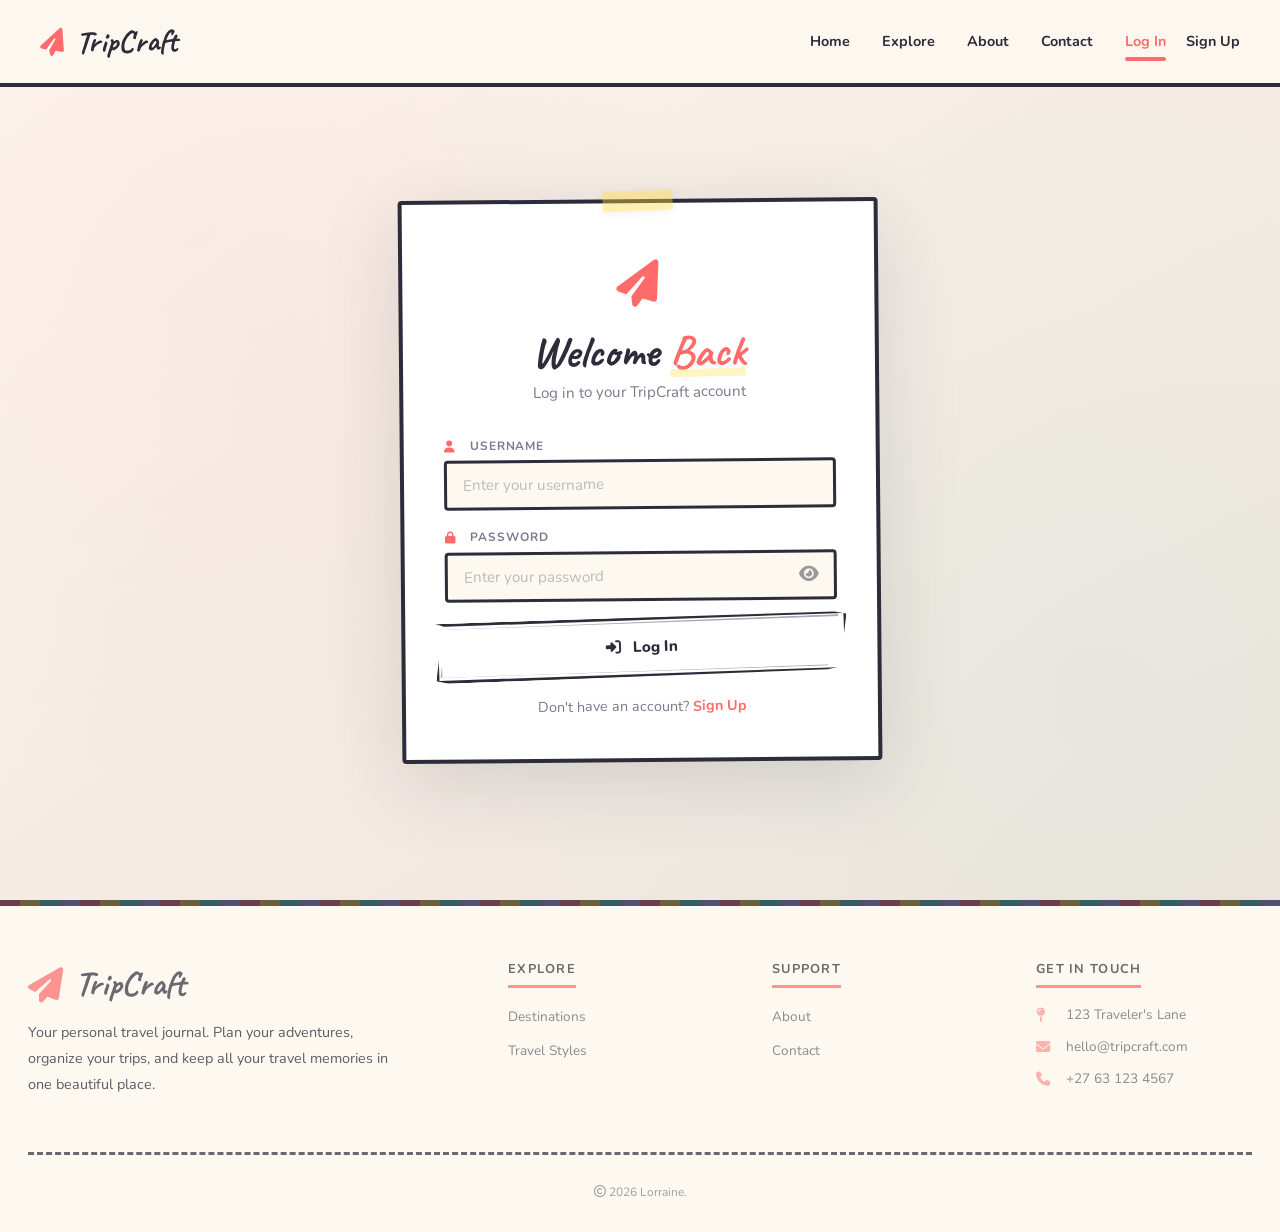
<file: login.html>
<!DOCTYPE html>
<html lang="en">
<head>
    <meta charset="UTF-8" />
    <meta name="viewport" content="width=device-width, initial-scale=1.0" />
    <title>TripCraft</title>
    <link rel="stylesheet" href="css/style.css" />
    <link rel="preconnect" href="https://fonts.googleapis.com" />
    <link rel="preconnect" href="https://fonts.gstatic.com" crossorigin />
    <link href="https://fonts.googleapis.com/css2?family=Caveat:wght@400;600;700&family=Nunito:wght@300;400;600;700;800;900&display=swap" rel="stylesheet" />
    <link rel="stylesheet" href="https://cdnjs.cloudflare.com/ajax/libs/font-awesome/6.5.1/css/all.min.css" />
</head>
<body>

    <div id="navbar"></div>

    <section class="auth-page">
        <div class="auth-card">
            <div class="auth-header">
                <span class="auth-icon"><i class="fas fa-paper-plane"></i></span>
                <h1>Welcome <span class="highlight">Back</span></h1>
                <p>Log in to your TripCraft account</p>
            </div>

            <div class="auth-error" id="authError">
                <i class="fas fa-exclamation-circle"></i>
                <span id="errorMessage">Invalid username or password</span>
            </div>
            <div class="auth-success" id="authSuccess">
                <i class="fas fa-check-circle"></i>
                <span>Login successful! Redirecting...</span>
            </div>

            <form class="auth-form" id="loginForm" novalidate>
                <div class="form-group">
                    <label for="loginUsername"><i class="fas fa-user"></i> Username</label>
                    <input type="text" id="loginUsername" placeholder="Enter your username" required autocomplete="username" />
                </div>

                <div class="form-group">
                    <label for="loginPassword"><i class="fas fa-lock"></i> Password</label>
                    <div class="password-toggle">
                        <input type="password" id="loginPassword" placeholder="Enter your password" required autocomplete="current-password" />
                        <button type="button" class="toggle-eye" id="toggleLoginPassword" aria-label="Toggle password visibility">
                            <i class="fas fa-eye"></i>
                        </button>
                    </div>
                </div>

                <button type="submit" class="auth-btn">
                    <i class="fas fa-sign-in-alt"></i> Log In
                </button>
            </form>

            <div class="auth-footer">
                Don't have an account? <a href="signup.html">Sign Up</a>
            </div>
        </div>
    </section>

    <div id="footer"></div>

    <script src="js/script.js"></script>
</body>
</html>
</file>
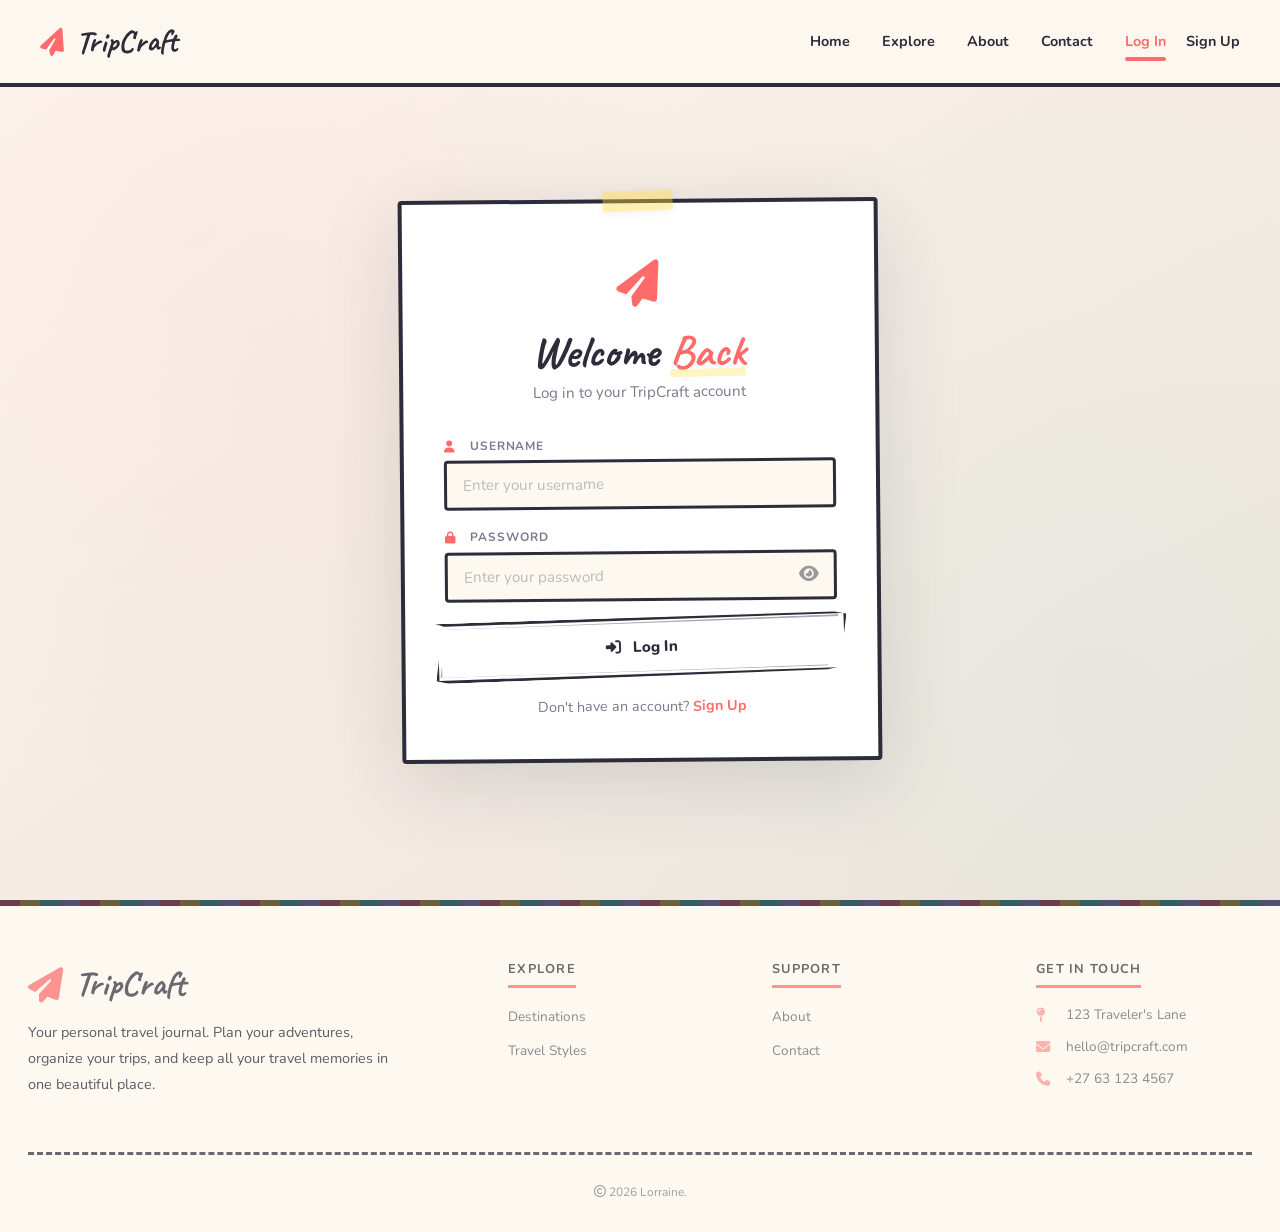
<file: plan.html>
<!DOCTYPE html>
<html lang="en">
<head>
    <meta charset="UTF-8" />
    <meta name="viewport" content="width=device-width, initial-scale=1.0" />
    <title>TripCraft</title>
    <link rel="stylesheet" href="css/style.css" />
    <link rel="preconnect" href="https://fonts.googleapis.com" />
    <link rel="preconnect" href="https://fonts.gstatic.com" crossorigin />
    <link href="https://fonts.googleapis.com/css2?family=Caveat:wght@400;600;700&family=Nunito:wght@300;400;600;700;800;900&display=swap" rel="stylesheet" />
    <link rel="stylesheet" href="https://cdnjs.cloudflare.com/ajax/libs/font-awesome/6.5.1/css/all.min.css" />
</head>
<body>

    <div id="navbar"></div>

    <section class="plan-page">
        <div class="plan-container">

            <div class="plan-header">
                <div class="plan-header-left">
                    <a href="trips.html" class="plan-back-btn">
                        <i class="fas fa-arrow-left"></i> Back to My Trips
                    </a>
                    <div class="plan-title-area">
                        <h1>Planning: <span class="highlight" id="planDestination">Trip</span></h1>
                        <select class="plan-status-select" id="planStatus">
                            <option value="planning">Planning</option>
                            <option value="upcoming">Upcoming</option>
                            <option value="completed">Completed</option>
                        </select>
                    </div>
                </div>
                <div class="plan-header-right">
                    <button class="plan-save-btn" id="planSaveBtn">
                        <i class="fas fa-save"></i> Save
                    </button>
                </div>
            </div>

            <div class="overview-card">
                <div class="overview-grid">
                    <div class="overview-item">
                        <label><i class="fas fa-map-pin"></i> Destination</label>
                        <input type="text" id="overviewDestination" />
                    </div>
                    <div class="overview-item">
                        <label><i class="fas fa-flag"></i> Country</label>
                        <input type="text" id="overviewCountry" />
                    </div>
                    <div class="overview-item">
                        <label><i class="fas fa-calendar-alt"></i> Start Date</label>
                        <input type="date" id="overviewStartDate" />
                    </div>
                    <div class="overview-item">
                        <label><i class="fas fa-calendar-alt"></i> End Date</label>
                        <input type="date" id="overviewEndDate" />
                    </div>
                    <div class="overview-item overview-full">
                        <label><i class="fas fa-coins"></i> Budget Range</label>
                        <input type="text" id="overviewBudget" placeholder="e.g. R1,500 - R2,800" />
                    </div>
                    <div class="overview-item overview-full">
                        <label><i class="fas fa-sticky-note"></i> Trip Notes</label>
                        <textarea id="overviewNotes" rows="2" placeholder="General notes about this trip..."></textarea>
                    </div>
                </div>
            </div>

            <div class="plan-layout">

                <div class="plan-sidebar" id="planSidebar">
                    <button class="plan-sidebar-btn active" data-section="itinerary">
                        <i class="fas fa-calendar-day"></i> Itinerary
                    </button>
                    <button class="plan-sidebar-btn" data-section="accommodation">
                        <i class="fas fa-hotel"></i> Hotels
                    </button>
                    <button class="plan-sidebar-btn" data-section="transport">
                        <i class="fas fa-plane"></i> Transport
                    </button>
                    <button class="plan-sidebar-btn" data-section="activities">
                        <i class="fas fa-ticket-alt"></i> Activities
                    </button>
                    <button class="plan-sidebar-btn" data-section="packing">
                        <i class="fas fa-suitcase"></i> Packing
                    </button>
                    <button class="plan-sidebar-btn" data-section="budget">
                        <i class="fas fa-wallet"></i> Budget
                    </button>
                    <button class="plan-sidebar-btn" data-section="journal">
                        <i class="fas fa-book"></i> Journal
                    </button>
                </div>

                <div class="plan-content">

                    <div class="plan-section active" id="sectionItinerary">
                        <div class="section-header">
                            <h2><i class="fas fa-calendar-day"></i> Itinerary</h2>
                            <button class="add-btn" id="addDayBtn"><i class="fas fa-plus"></i> Add Day</button>
                        </div>
                        <div id="itineraryContainer"></div>
                    </div>

                    <div class="plan-section" id="sectionAccommodation">
                        <div class="section-header">
                            <h2><i class="fas fa-hotel"></i> Accommodation</h2>
                            <button class="add-btn" id="addAccommodationBtn"><i class="fas fa-plus"></i> Add Hotel</button>
                        </div>
                        <div id="accommodationContainer"></div>
                    </div>

                    <div class="plan-section" id="sectionTransport">
                        <div class="section-header">
                            <h2><i class="fas fa-plane"></i> Transport</h2>
                            <button class="add-btn" id="addTransportBtn"><i class="fas fa-plus"></i> Add Transport</button>
                        </div>
                        <div id="transportContainer"></div>
                    </div>

                    <div class="plan-section" id="sectionActivities">
                        <div class="section-header">
                            <h2><i class="fas fa-ticket-alt"></i> Activities</h2>
                            <button class="add-btn" id="addActivityBtn"><i class="fas fa-plus"></i> Add Activity</button>
                        </div>
                        <div id="activitiesContainer"></div>
                    </div>

                    <div class="plan-section" id="sectionPacking">
                        <div class="section-header">
                            <h2><i class="fas fa-suitcase"></i> Packing List</h2>
                        </div>
                        <div id="packingContainer"></div>
                    </div>

                    <div class="plan-section" id="sectionBudget">
                        <div class="section-header">
                            <h2><i class="fas fa-wallet"></i> Budget Tracker</h2>
                        </div>
                        <div id="budgetContainer"></div>
                    </div>

                    <div class="plan-section" id="sectionJournal">
                        <div class="section-header">
                            <h2><i class="fas fa-book"></i> Notes & Journal</h2>
                        </div>
                        <div id="journalContainer"></div>
                    </div>

                </div>
            </div>

        </div>
    </section>

    <div id="footer"></div>

    <script src="js/script.js"></script>
</body>
</html>
</file>
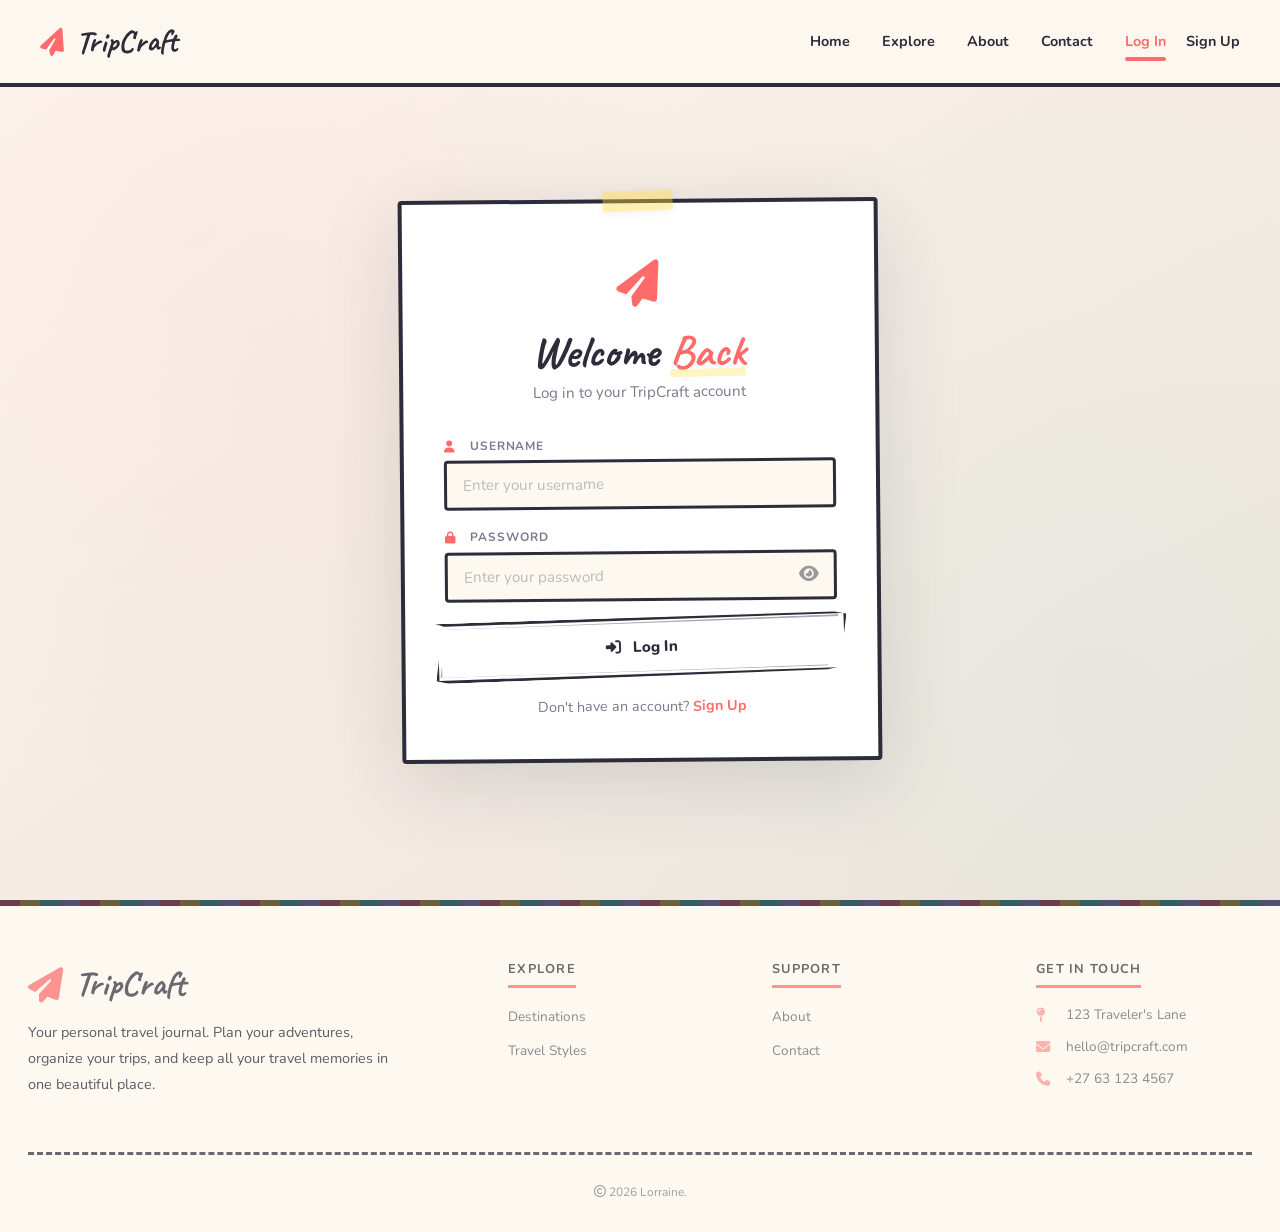
<file: profile.html>
<!DOCTYPE html>
<html lang="en">
<head>
    <meta charset="UTF-8" />
    <meta name="viewport" content="width=device-width, initial-scale=1.0" />
    <title>TripCraft</title>
    <link rel="stylesheet" href="css/style.css" />
    <link rel="preconnect" href="https://fonts.googleapis.com" />
    <link rel="preconnect" href="https://fonts.gstatic.com" crossorigin />
    <link href="https://fonts.googleapis.com/css2?family=Caveat:wght@400;600;700&family=Nunito:wght@300;400;600;700;800;900&display=swap" rel="stylesheet" />
    <link rel="stylesheet" href="https://cdnjs.cloudflare.com/ajax/libs/font-awesome/6.5.1/css/all.min.css" />
</head>
<body>

    <div id="navbar"></div>

    <section class="profile-page">
        <div class="profile-container">
            <div class="profile-header">
                <span class="header-icon"><i class="fas fa-user-circle"></i></span>
                <h1>My <span class="highlight">Profile</span></h1>
                <p>Manage your account information and preferences</p>
            </div>

            <div class="profile-card">
                <div class="profile-card-inner">
                    
                    <div class="profile-message success" id="profileSuccess">
                        <i class="fas fa-check-circle"></i>
                        <span id="successMessage">Profile updated successfully!</span>
                    </div>
                    <div class="profile-message error" id="profileError">
                        <i class="fas fa-exclamation-circle"></i>
                        <span id="errorMessage">An error occurred. Please try again.</span>
                    </div>

                    <div class="profile-avatar-section">
                        <div class="profile-avatar" id="profileAvatar">
                            <span class="avatar-initials" id="avatarInitials">JD</span>
                            <button class="avatar-edit-btn" id="avatarEditBtn" title="Change avatar">
                                <i class="fas fa-camera"></i>
                            </button>
                        </div>
                        <div class="profile-name-info">
                            <h2 id="displayName">John Doe</h2>
                            <span class="username"><i class="fas fa-user"></i> <span id="displayUsername">@johndoe</span></span>
                            <span class="member-since"><i class="fas fa-calendar-alt"></i> Member since <span id="memberSince">January 2026</span></span>
                        </div>
                    </div>

                    <form class="profile-form" id="profileForm" novalidate>
                        <input type="hidden" id="editMode" value="false" />

                        <div class="profile-form-row">
                            <div class="profile-form-group">
                                <label for="profileFirstname"><i class="fas fa-user"></i> First Name</label>
                                <input type="text" id="profileFirstname" placeholder="First name" disabled />
                            </div>
                            <div class="profile-form-group">
                                <label for="profileLastname"><i class="fas fa-user"></i> Last Name</label>
                                <input type="text" id="profileLastname" placeholder="Last name" disabled />
                            </div>
                        </div>

                        <div class="profile-form-group">
                            <label for="profileEmail"><i class="fas fa-envelope"></i> Email Address</label>
                            <input type="email" id="profileEmail" placeholder="Enter your email" disabled />
                            <span class="field-hint"><i class="fas fa-info-circle"></i> Your email will not be shared publicly</span>
                        </div>

                        <div class="profile-form-group">
                            <label for="profileBio"><i class="fas fa-pen"></i> Bio</label>
                            <textarea id="profileBio" placeholder="Tell us about yourself as a traveler..." disabled></textarea>
                            <span class="field-hint"><i class="fas fa-info-circle"></i> Share your travel style, favorite destinations, or a fun fact</span>
                        </div>

                        <div class="password-change-section" id="passwordSection">
                            <h4><i class="fas fa-lock"></i> Change Password</h4>
                            <div class="profile-form-row">
                                <div class="profile-form-group">
                                    <label for="currentPassword"><i class="fas fa-key"></i> Current Password</label>
                                    <div class="password-toggle">
                                        <input type="password" id="currentPassword" placeholder="Enter current password" disabled />
                                        <button type="button" class="toggle-eye" id="toggleCurrentPassword" aria-label="Toggle password visibility">
                                            <i class="fas fa-eye"></i>
                                        </button>
                                    </div>
                                </div>
                                <div class="profile-form-group">
                                    <label for="newPassword"><i class="fas fa-lock"></i> New Password</label>
                                    <div class="password-toggle">
                                        <input type="password" id="newPassword" placeholder="Enter new password" disabled />
                                        <button type="button" class="toggle-eye" id="toggleNewPassword" aria-label="Toggle password visibility">
                                            <i class="fas fa-eye"></i>
                                        </button>
                                    </div>
                                    <span class="field-hint"><i class="fas fa-info-circle"></i> Minimum 6 characters</span>
                                </div>
                            </div>
                            <div class="profile-form-group">
                                <label for="confirmPassword"><i class="fas fa-check-circle"></i> Confirm New Password</label>
                                <div class="password-toggle">
                                    <input type="password" id="confirmPassword" placeholder="Confirm new password" disabled />
                                    <button type="button" class="toggle-eye" id="toggleConfirmPassword" aria-label="Toggle password visibility">
                                        <i class="fas fa-eye"></i>
                                    </button>
                                </div>
                            </div>
                        </div>

                        <div class="profile-actions">
                            <button type="button" class="profile-btn primary" id="editProfileBtn">
                                <i class="fas fa-edit"></i> Edit Profile
                            </button>
                            <button type="submit" class="profile-btn" id="saveProfileBtn">
                                <i class="fas fa-save"></i> Save Changes
                            </button>
                            <button type="button" class="profile-btn" id="cancelEditBtn">
                                <i class="fas fa-times"></i> Cancel
                            </button>
                            <button type="button" class="profile-btn danger" id="deleteAccountBtn">
                                <i class="fas fa-trash"></i> Delete Account
                            </button>
                        </div>
                    </form>

                </div>
            </div>
        </div>
    </section>

    <div id="footer"></div>

    <script src="js/script.js"></script>
</body>
</html>
</file>
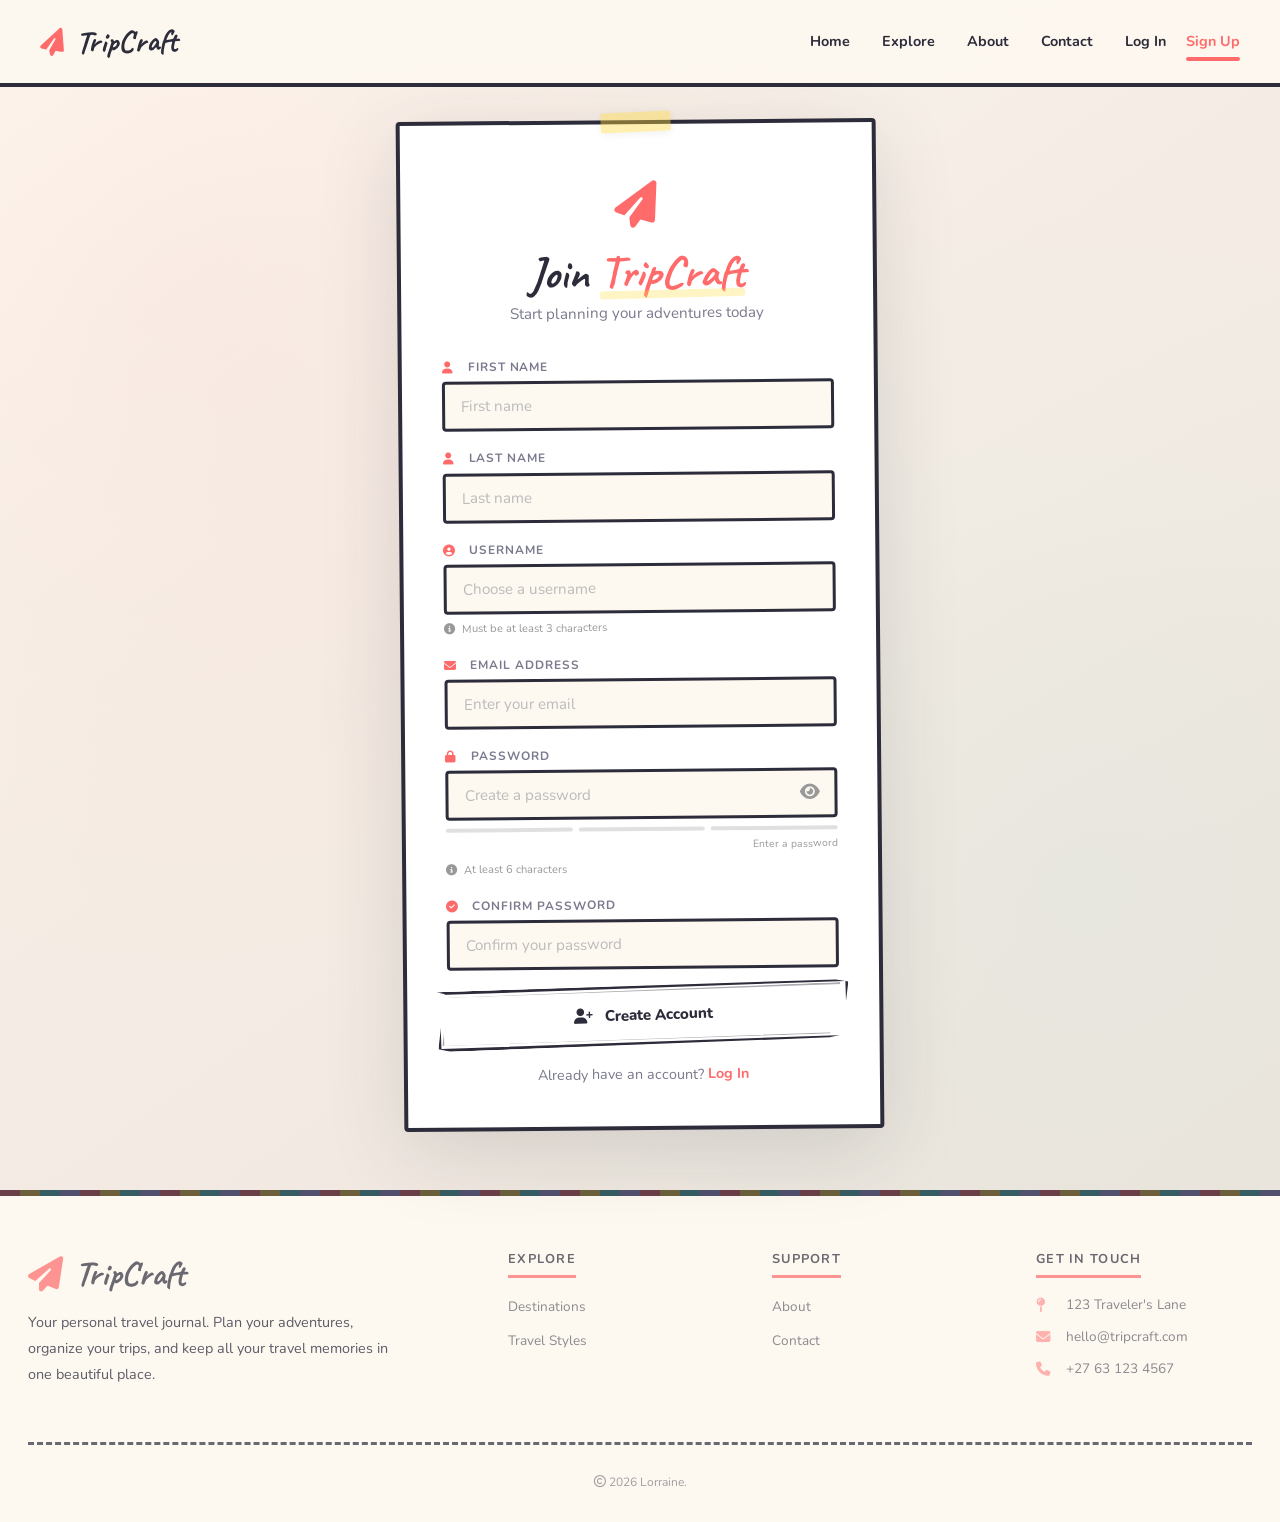
<file: signup.html>
<!DOCTYPE html>
<html lang="en">
<head>
    <meta charset="UTF-8" />
    <meta name="viewport" content="width=device-width, initial-scale=1.0" />
    <title>TripCraft</title>
    <link rel="stylesheet" href="css/style.css" />
    <link rel="preconnect" href="https://fonts.googleapis.com" />
    <link rel="preconnect" href="https://fonts.gstatic.com" crossorigin />
    <link href="https://fonts.googleapis.com/css2?family=Caveat:wght@400;600;700&family=Nunito:wght@300;400;600;700;800;900&display=swap" rel="stylesheet" />
    <link rel="stylesheet" href="https://cdnjs.cloudflare.com/ajax/libs/font-awesome/6.5.1/css/all.min.css" />
</head>
<body>

    <div id="navbar"></div>

    <section class="auth-page">
        <div class="auth-card">
            <div class="auth-header">
                <span class="auth-icon"><i class="fas fa-paper-plane"></i></span>
                <h1>Join <span class="highlight">TripCraft</span></h1>
                <p>Start planning your adventures today</p>
            </div>

            <div class="auth-error" id="authError">
                <i class="fas fa-exclamation-circle"></i>
                <span id="errorMessage">Invalid username or password</span>
            </div>
            <div class="auth-success" id="authSuccess">
                <i class="fas fa-check-circle"></i>
                <span>Account created successfully! Redirecting to login...</span>
            </div>

            <form class="auth-form" id="signupForm" novalidate>
                <div class="form-group">
                    <label for="signupFirstname"><i class="fas fa-user"></i> First Name</label>
                    <input type="text" id="signupFirstname" placeholder="First name" required />
                </div>
				 
                <div class="form-group">
                   <label for="signupLastname"><i class="fas fa-user"></i> Last Name</label>
                   <input type="text" id="signupLastname" placeholder="Last name" required />
                </div>

                <div class="form-group">
                    <label for="signupUsername"><i class="fas fa-user-circle"></i> Username</label>
                    <input type="text" id="signupUsername" placeholder="Choose a username" required autocomplete="username" />
                    <span class="field-hint"><i class="fas fa-info-circle"></i> Must be at least 3 characters</span>
                </div>

                <div class="form-group">
                    <label for="signupEmail"><i class="fas fa-envelope"></i> Email Address</label>
                    <input type="email" id="signupEmail" placeholder="Enter your email" required autocomplete="email" />
                </div>

                <div class="form-group">
                    <label for="signupPassword"><i class="fas fa-lock"></i> Password</label>
                    <div class="password-toggle">
                        <input type="password" id="signupPassword" placeholder="Create a password" required autocomplete="new-password" />
                        <button type="button" class="toggle-eye" id="toggleSignupPassword" aria-label="Toggle password visibility">
                            <i class="fas fa-eye"></i>
                        </button>
                    </div>
                    <div class="password-strength" id="passwordStrength">
                        <span class="bar" id="strengthBar1"></span>
                        <span class="bar" id="strengthBar2"></span>
                        <span class="bar" id="strengthBar3"></span>
                    </div>
                    <span class="password-strength-label" id="strengthLabel">Enter a password</span>
                    <span class="field-hint"><i class="fas fa-info-circle"></i> At least 6 characters</span>
                </div>

                <div class="form-group">
                    <label for="signupConfirmPassword"><i class="fas fa-check-circle"></i> Confirm Password</label>
                    <input type="password" id="signupConfirmPassword" placeholder="Confirm your password" required autocomplete="new-password" />
                </div>

                <button type="submit" class="auth-btn">
                    <i class="fas fa-user-plus"></i> Create Account
                </button>
            </form>

            <div class="auth-footer">
                Already have an account? <a href="login.html">Log In</a>
            </div>
        </div>
    </section>

    <div id="footer"></div>

    <script src="js/script.js"></script>
</body>
</html>
</file>
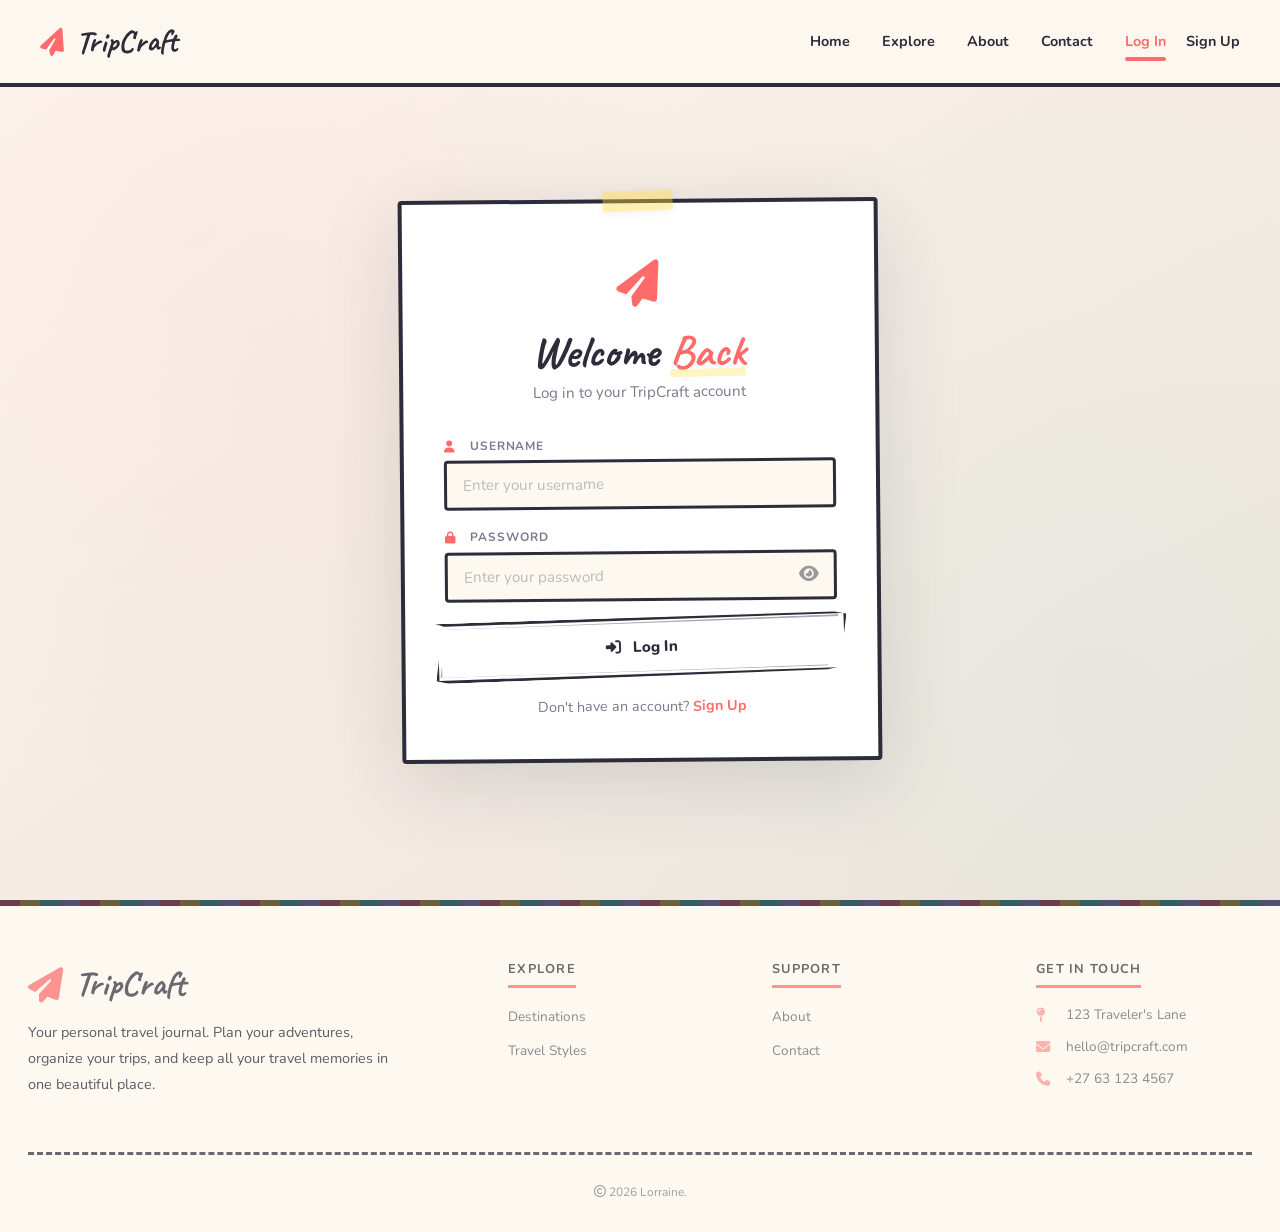
<file: trips.html>
<!DOCTYPE html>
<html lang="en">
<head>
    <meta charset="UTF-8" />
    <meta name="viewport" content="width=device-width, initial-scale=1.0" />
    <title>TripCraft</title>
    <link rel="stylesheet" href="css/style.css" />
    <link rel="preconnect" href="https://fonts.googleapis.com" />
    <link rel="preconnect" href="https://fonts.gstatic.com" crossorigin />
    <link href="https://fonts.googleapis.com/css2?family=Caveat:wght@400;600;700&family=Nunito:wght@300;400;600;700;800;900&display=swap" rel="stylesheet" />
    <link rel="stylesheet" href="https://cdnjs.cloudflare.com/ajax/libs/font-awesome/6.5.1/css/all.min.css" />
</head>
<body>

    <div id="navbar"></div>

    <section class="trips-page">
        <div class="container">
            <div class="trips-header">
                <span class="header-icon"><i class="fas fa-suitcase"></i></span>
                <h1>My <span class="highlight">Trips</span></h1>
                <p>All your planned adventures and wishlist destinations in one place</p>
            </div>

            <div class="trips-stats">
                <div class="stat">
                    <span class="number" id="totalTrips">0</span>
                    <span class="label">Total Trips</span>
                </div>
                <div class="stat">
                    <span class="number" id="upcomingTrips">0</span>
                    <span class="label">Upcoming</span>
                </div>
                <div class="stat">
                    <span class="number" id="completedTrips">0</span>
                    <span class="label">Completed</span>
                </div>
                <div class="stat">
                    <span class="number" id="wishlistCount">0</span>
                    <span class="label">Wishlist</span>
                </div>
            </div>
        </div>

        <div class="tabs-layout">
            <div class="tabs-sidebar" id="tabsSidebar">
                <button class="tab-btn active" data-tab="trips">
                    <span><i class="fas fa-plane"></i> My Trips</span>
                    <span class="tab-badge" id="tripsBadge">0</span>
                </button>
                <button class="tab-btn" data-tab="wishlist">
                    <span><i class="fas fa-heart"></i> Wishlist</span>
                    <span class="tab-badge" id="wishlistBadge">0</span>
                </button>
                <button class="tab-btn" data-tab="all">
                    <span><i class="fas fa-th-list"></i> All</span>
                </button>
            </div>

            <div class="tab-content active" id="tabTrips">
                <div class="trips-grid" id="tripsGrid"></div>
            </div>

            <div class="tab-content" id="tabWishlist">
                <div class="trips-grid" id="wishlistGrid"></div>
            </div>

            <div class="tab-content" id="tabAll">
                <div class="all-info-banner">
                    <i class="fas fa-info-circle"></i>
                    <span>Showing all your trips and wishlist items together</span>
                </div>
                <div class="trips-grid" id="allGrid"></div>
            </div>
        </div>
    </section>

    <div id="footer"></div>

    <script src="js/script.js"></script>
</body>
</html>
</file>
<file: css/style.css>
* {
    margin: 0;
    padding: 0;
    box-sizing: border-box;
}

:root {
    --cream: #FDF8F0;
    --warm-white: #FDFBF7;
    --charcoal: #2C2C3A;
    --ink: #1A1A2E;
    --shadow: rgba(26, 26, 46, 0.10);
    --shadow-hover: rgba(26, 26, 46, 0.20);
    --coral: #FF6B6B;
    --coral-dark: #E55A5A;
    --mustard: #FFD93D;
    --mustard-dark: #F4C430;
    --sky: #4ECDC4;
    --sky-dark: #3AB0A8;
    --lavender: #A8A4E8;
    --blush: #F2A6A6;
    --moss: #8AA98D;
    --lilac: #C9B8D9;
    --transition: 0.3s ease;
}

html {
    scroll-behavior: smooth;
}

body {
    font-family: 'Nunito', sans-serif;
    background: var(--cream);
    color: var(--charcoal);
    line-height: 1.6;
    overflow-x: hidden;
}

::-webkit-scrollbar {
    width: 8px;
}
::-webkit-scrollbar-track {
    background: var(--cream);
}
::-webkit-scrollbar-thumb {
    background: var(--charcoal);
    border-radius: 10px;
}

.container {
    max-width: 1280px;
    margin: 0 auto;
    padding: 0 28px;
}

/* ================================================================
   TYPOGRAPHY
   ================================================================ */

.handwriting {
    font-family: 'Caveat', cursive;
}

.section-badge {
    display: inline-block;
    font-size: 0.7rem;
    font-weight: 800;
    text-transform: uppercase;
    letter-spacing: 0.12em;
    color: var(--charcoal);
    background: transparent;
    padding: 4px 0;
    margin-bottom: 12px;
    border-bottom: 4px solid var(--charcoal);
    transform: rotate(-1deg);
}
.section-badge i {
    margin-right: 6px;
    color: var(--coral);
}

.section-title {
    font-family: 'Caveat', cursive;
    font-size: 3.4rem;
    font-weight: 700;
    color: var(--charcoal);
    line-height: 1.1;
}
.section-title .highlight {
    color: var(--coral);
    position: relative;
}
.section-title .highlight::after {
    content: '';
    position: absolute;
    bottom: 2px;
    left: 0;
    right: 0;
    height: 10px;
    background: var(--mustard);
    opacity: 0.3;
    border-radius: 4px;
    transform: rotate(-1deg);
}

.section-sub {
    font-size: 1.05rem;
    font-weight: 300;
    color: #7A7A8E;
    max-width: 520px;
    margin-top: 6px;
}
.section-sub-center {
    margin-left: auto;
    margin-right: auto;
}

.section-header-center {
    text-align: center;
}

/* ================================================================
   DIVIDERS
   ================================================================ */

.divider-drawn {
    width: 100%;
    height: 30px;
    background: repeating-linear-gradient(90deg, var(--charcoal) 0px, var(--charcoal) 3px, transparent 3px, transparent 10px);
    opacity: 0.08;
    margin: 6px 0;
}
.divider-drawn-dark {
    opacity: 0.12;
}

/* ================================================================
   NAVBAR
   ================================================================ */

.navbar {
    position: fixed;
    top: 0;
    left: 0;
    right: 0;
    z-index: 1000;
    padding: 16px 40px;
    background: rgba(253, 248, 240, 0.94);
    backdrop-filter: blur(18px);
    border-bottom: 4px solid var(--charcoal);
    display: flex;
    align-items: center;
    justify-content: space-between;
    transition: var(--transition);
}
.navbar.scrolled {
    box-shadow: 0 6px 40px var(--shadow);
    background: rgba(253, 248, 240, 0.98);
}

.nav-logo {
    font-family: 'Caveat', cursive;
    font-size: 2rem;
    font-weight: 700;
    color: var(--charcoal);
    text-decoration: none;
    display: flex;
    align-items: center;
    gap: 10px;
    transform: rotate(-1deg);
}
.nav-logo i {
    color: var(--coral);
    font-size: 1.6rem;
    transform: rotate(-12deg);
}

.nav-links {
    display: flex;
    align-items: center;
    gap: 32px;
    list-style: none;
}
.nav-links a {
    font-weight: 700;
    color: var(--charcoal);
    text-decoration: none;
    font-size: 0.9rem;
    transition: var(--transition);
    position: relative;
    padding: 4px 0;
}
.nav-links a::after {
    content: '';
    position: absolute;
    bottom: -4px;
    left: 0;
    width: 0;
    height: 4px;
    background: var(--coral);
    border-radius: 2px;
    transition: var(--transition);
}
.nav-links a:hover::after,
.nav-links a.active::after {
    width: 100%;
}
.nav-links a:hover,
.nav-links a.active {
    color: var(--coral);
}

.nav-auth {
    display: flex;
    align-items: center;
    gap: 20px;
}
.nav-auth a {
    font-weight: 700;
    text-decoration: none;
    font-size: 0.9rem;
    color: var(--charcoal);
    transition: var(--transition);
    position: relative;
    padding: 4px 0;
}
.nav-auth a::after {
    content: '';
    position: absolute;
    bottom: -4px;
    left: 0;
    width: 0;
    height: 4px;
    background: var(--coral);
    border-radius: 2px;
    transition: var(--transition);
}
.nav-auth a:hover::after {
    width: 100%;
}
.nav-auth a:hover {
    color: var(--coral);
}

.hamburger {
    display: none;
    flex-direction: column;
    gap: 5px;
    cursor: pointer;
    background: none;
    border: none;
}
.hamburger span {
    width: 28px;
    height: 4px;
    background: var(--charcoal);
    border-radius: 2px;
    transition: var(--transition);
}
.hamburger.active span:nth-child(1) {
    transform: rotate(45deg) translate(5px, 5px);
}
.hamburger.active span:nth-child(2) {
    opacity: 0;
}
.hamburger.active span:nth-child(3) {
    transform: rotate(-45deg) translate(5px, -5px);
}

/* ================================================================
   FOOTER
   ================================================================ */

.footer {
    background: var(--cream);
    color: var(--charcoal);
    padding: 50px 0 30px;
    position: relative;
    border-top: 6px solid var(--charcoal);
}
.footer::before {
    content: '';
    position: absolute;
    top: -6px;
    left: 0;
    right: 0;
    height: 6px;
    background: repeating-linear-gradient(90deg, var(--coral) 0px, var(--coral) 20px, var(--mustard) 20px, var(--mustard) 40px, var(--sky) 40px, var(--sky) 60px, var(--lavender) 60px, var(--lavender) 80px);
    opacity: 0.3;
}
.footer .container {
    position: relative;
    z-index: 2;
}
.footer-top {
    display: grid;
    grid-template-columns: 2fr 1fr 1fr 1fr;
    gap: 48px;
    padding-bottom: 36px;
    border-bottom: 3px dashed var(--charcoal);
    opacity: 0.7;
}
.footer-brand h3 {
    font-family: 'Caveat', cursive;
    font-size: 2.2rem;
    color: var(--charcoal);
    display: flex;
    align-items: center;
    gap: 12px;
}
.footer-brand h3 i {
    color: var(--coral);
}
.footer-brand p {
    max-width: 360px;
    line-height: 1.8;
    font-size: 0.9rem;
    margin: 8px 0 18px;
    color: var(--ink);
}
.footer-col h4 {
    color: var(--charcoal);
    font-size: 0.8rem;
    font-weight: 700;
    text-transform: uppercase;
    letter-spacing: 0.1em;
    margin-bottom: 16px;
    border-bottom: 3px solid var(--coral);
    padding-bottom: 6px;
    display: inline-block;
}
.footer-col ul {
    list-style: none;
}
.footer-col ul li {
    margin-bottom: 8px;
}
.footer-col ul a {
    color: var(--ink);
    text-decoration: none;
    font-size: 0.85rem;
    transition: var(--transition);
    display: inline-block;
    opacity: 0.7;
}
.footer-col ul a:hover {
    color: var(--coral);
    transform: translateX(4px);
    opacity: 1;
}
.footer-col .contact-item {
    display: flex;
    align-items: center;
    gap: 12px;
    font-size: 0.85rem;
    margin-bottom: 10px;
    color: var(--ink);
    opacity: 0.7;
}
.footer-col .contact-item i {
    color: var(--coral);
    width: 18px;
    font-size: 0.9rem;
}
.footer-bottom {
    padding-top: 28px;
    display: flex;
    justify-content: center;
    align-items: center;
    font-size: 0.75rem;
    color: var(--ink);
    opacity: 0.4;
    flex-wrap: wrap;
    gap: 12px;
}

/* ================================================================
   HERO
   ================================================================ */

.hero {
    min-height: 100vh;
    padding-top: 100px;
    background: linear-gradient(145deg, #FDF8F0 0%, #F5EDE5 45%, #EDE5DD 100%);
    position: relative;
    overflow: hidden;
    display: flex;
    align-items: center;
}
.hero::before {
    content: '';
    position: absolute;
    inset: 0;
    background:
        radial-gradient(circle at 15% 25%, rgba(255, 107, 107, 0.06) 0%, transparent 50%),
        radial-gradient(circle at 85% 75%, rgba(78, 205, 196, 0.05) 0%, transparent 50%);
    pointer-events: none;
}
.hero-grid {
    position: relative;
    z-index: 2;
    display: grid;
    grid-template-columns: 1fr 1fr;
    gap: 60px;
    align-items: center;
    width: 100%;
}
.hero-content {
    max-width: 600px;
}

.hero-stamp-collection {
    display: flex;
    gap: 10px;
    flex-wrap: wrap;
    margin-bottom: 18px;
}
.hero-stamp-collection .stampie {
    display: inline-block;
    padding: 4px 16px;
    font-size: 0.7rem;
    font-weight: 800;
    text-transform: uppercase;
    letter-spacing: 0.5px;
    border: 3px solid var(--charcoal);
    transform: rotate(var(--rot, 0deg));
    background: var(--warm-white);
    color: var(--charcoal);
}
.hero-stamp-collection .stampie:nth-child(1) {
    --rot: -2deg;
    border-color: var(--coral);
    color: var(--coral);
}
.hero-stamp-collection .stampie:nth-child(2) {
    --rot: 2deg;
    border-color: var(--mustard);
    color: var(--mustard-dark);
}
.hero-stamp-collection .stampie:nth-child(3) {
    --rot: -1deg;
    border-color: var(--sky);
    color: var(--sky-dark);
}

.hero-title {
    font-family: 'Caveat', cursive;
    font-size: 5rem;
    font-weight: 700;
    line-height: 1.05;
    color: var(--charcoal);
    margin: 6px 0 8px;
}
.hero-title .highlight {
    color: var(--coral);
    position: relative;
}
.hero-title .highlight::after {
    content: '';
    position: absolute;
    bottom: 2px;
    left: 0;
    right: 0;
    height: 12px;
    background: var(--mustard);
    opacity: 0.3;
    border-radius: 4px;
    transform: rotate(-1deg);
}
.hero-sub {
    font-size: 1.2rem;
    font-weight: 300;
    color: #5A5A6E;
    margin: 12px 0 30px;
    max-width: 480px;
}

.hero-btn {
    display: inline-block;
    padding: 14px 38px;
    font-weight: 800;
    font-size: 0.95rem;
    text-decoration: none;
    color: var(--charcoal);
    background: transparent;
    font-family: 'Nunito', sans-serif;
    transition: var(--transition);
    position: relative;
    transform: rotate(-1.5deg);
    border: none;
    background: none;
    cursor: pointer;
}
.hero-btn::before {
    content: '';
    position: absolute;
    inset: -6px -10px;
    border: 3px solid var(--charcoal);
    clip-path: polygon(0% 0%, 97% 2%, 100% 6%, 98% 94%, 95% 98%, 3% 100%, 0% 95%, 2% 4%);
    background: transparent;
    transition: var(--transition);
}
.hero-btn::after {
    content: '';
    position: absolute;
    inset: -2px -6px;
    border: 2px solid var(--charcoal);
    clip-path: polygon(2% 4%, 99% 0%, 96% 98%, 0% 96%);
    opacity: 0.5;
    transition: var(--transition);
}
.hero-btn:hover {
    transform: rotate(0deg) translateY(-4px) scale(1.02);
}
.hero-btn:hover::before {
    border-color: var(--coral);
    clip-path: polygon(0% 0%, 98% 2%, 100% 8%, 96% 96%, 92% 100%, 2% 98%, 0% 92%, 2% 2%);
}
.hero-btn:hover::after {
    border-color: var(--coral);
    opacity: 0.8;
}

.hero-pins {
    position: relative;
    display: grid;
    grid-template-columns: 1fr 1fr;
    gap: 16px;
    padding: 10px;
}
.pin-card {
    background: #fff;
    padding: 10px 10px 18px 10px;
    box-shadow: 0 12px 40px var(--shadow);
    border-radius: 4px;
    transition: var(--transition);
    transform: rotate(var(--rot, 0deg));
    border: 3px solid var(--charcoal);
    position: relative;
}
.pin-card:hover {
    transform: rotate(0deg) scale(1.04) translateY(-6px);
    box-shadow: 0 24px 60px var(--shadow-hover);
    z-index: 10;
    border-color: var(--coral);
}
.pin-card .photo {
    width: 100%;
    aspect-ratio: 1/1;
    border-radius: 2px;
    overflow: hidden;
    background: var(--moss);
    position: relative;
}
.pin-card .photo img {
    width: 100%;
    height: 100%;
    object-fit: cover;
    display: block;
}
.pin-card .photo .pin-overlay {
    position: absolute;
    bottom: 0;
    left: 0;
    right: 0;
    padding: 20px 10px 8px;
    background: linear-gradient(transparent, rgba(26, 26, 46, 0.25));
}
.pin-card .photo .pin-overlay i {
    color: #fff;
    font-size: 1.2rem;
    text-shadow: 0 2px 8px rgba(0, 0, 0, 0.3);
}
.pin-card .pin-label {
    font-family: 'Caveat', cursive;
    font-size: 1.1rem;
    text-align: center;
    margin-top: 6px;
    color: var(--charcoal);
    font-weight: 700;
}
.pin-card .pin-label small {
    font-family: 'Nunito', sans-serif;
    font-weight: 300;
    font-size: 0.6rem;
    color: #999;
    display: block;
}
.pin-card .pushpin {
    position: absolute;
    top: -10px;
    left: 50%;
    transform: translateX(-50%) rotate(var(--p-rot, 0deg));
    font-size: 1.4rem;
    color: var(--coral);
    filter: drop-shadow(0 4px 8px rgba(0, 0, 0, 0.10));
}
.pin-card .pushpin.mustard {
    color: var(--mustard);
}
.pin-card .pushpin.sky {
    color: var(--sky);
}
.pin-card .pushpin.lavender {
    color: var(--lavender);
}
.pin-card:nth-child(1) {
    --rot: -3deg;
    grid-column: 1 / 2;
    grid-row: 1 / 2;
    margin-top: 10px;
}
.pin-card:nth-child(2) {
    --rot: 3deg;
    grid-column: 2 / 3;
    grid-row: 1 / 2;
    margin-top: 30px;
}
.pin-card:nth-child(3) {
    --rot: -2deg;
    grid-column: 1 / 2;
    grid-row: 2 / 3;
    margin-top: -10px;
}
.pin-card:nth-child(4) {
    --rot: 4deg;
    grid-column: 2 / 3;
    grid-row: 2 / 3;
    margin-top: 20px;
}

/* ================================================================
   DESTINATIONS 
   ================================================================ */

.destinations {
    padding: 80px 0 100px;
    background: var(--cream);
    position: relative;
}
.dest-header {
    text-align: center;
    margin-bottom: 50px;
}
.dest-grid {
    display: grid;
    grid-template-columns: repeat(3, 1fr);
    gap: 36px;
}

.torn-card {
    background: #fff;
    border-radius: 12px;
    overflow: hidden;
    box-shadow: 0 8px 36px var(--shadow);
    transition: var(--transition);
    position: relative;
    border: 4px solid var(--charcoal);
    transform: rotate(var(--rot, 0deg));
}
.torn-card:hover {
    transform: rotate(0deg) translateY(-12px) scale(1.02);
    box-shadow: 0 28px 72px var(--shadow-hover);
    border-color: var(--coral);
}
.torn-card .card-img {
    height: 210px;
    overflow: hidden;
    position: relative;
    cursor: pointer;
}
.torn-card .card-img img {
    width: 100%;
    height: 100%;
    object-fit: cover;
    transition: var(--transition);
}
.torn-card:hover .card-img img {
    transform: scale(1.06);
}
.torn-card .card-body {
    padding: 20px 24px 22px;
}
.torn-card .card-body .country {
    font-size: 0.7rem;
    font-weight: 700;
    color: #9A9AAE;
    text-transform: uppercase;
    letter-spacing: 0.08em;
    margin-bottom: 2px;
}
.torn-card .card-body h3 {
    font-family: 'Caveat', cursive;
    font-size: 1.9rem;
    font-weight: 700;
    display: flex;
    align-items: center;
    gap: 8px;
    color: var(--charcoal);
}
.torn-card .card-body p {
    font-size: 0.85rem;
    color: #5A5A6E;
    margin: 4px 0 12px;
    line-height: 1.6;
}
.torn-card .card-body .meta {
    display: flex;
    gap: 18px;
    font-size: 0.75rem;
    color: #6A6A7E;
    margin-bottom: 14px;
    flex-wrap: wrap;
}
.torn-card .card-body .meta i {
    color: var(--coral);
    width: 16px;
}

.torn-card .card-body .btn-detail {
    display: inline-block;
    padding: 4px 18px;
    font-weight: 800;
    font-size: 0.85rem;
    color: var(--charcoal);
    text-decoration: none;
    transition: var(--transition);
    position: relative;
    border: none;
    background: none;
    transform: rotate(-1deg);
    cursor: pointer;
    font-family: 'Nunito', sans-serif;
}
.torn-card .card-body .btn-detail::before {
    content: '';
    position: absolute;
    inset: -4px -8px;
    border: 3px solid var(--charcoal);
    clip-path: polygon(0% 0%, 96% 2%, 100% 6%, 98% 94%, 94% 100%, 2% 98%, 0% 92%);
    transition: var(--transition);
}
.torn-card .card-body .btn-detail:hover {
    transform: rotate(0deg) translateY(-2px);
}
.torn-card .card-body .btn-detail:hover::before {
    border-color: var(--coral);
    clip-path: polygon(0% 0%, 98% 2%, 100% 8%, 96% 96%, 92% 100%, 2% 98%, 0% 92%);
}

.torn-card:nth-child(1) {
    --rot: -1.5deg;
}
.torn-card:nth-child(2) {
    --rot: 2deg;
    margin-top: 8px;
}
.torn-card:nth-child(3) {
    --rot: -1deg;
}

/* ================================================================
   WHY SECTION
   ================================================================ */

.why {
    padding: 80px 0 100px;
    background: linear-gradient(180deg, var(--cream) 0%, #F5EDE5 100%);
    position: relative;
}
.compass-timeline {
    display: flex;
    flex-direction: column;
    gap: 28px;
    max-width: 800px;
    margin: 44px auto 0;
    position: relative;
    padding-left: 70px;
}
.compass-timeline::before {
    content: '';
    position: absolute;
    left: 24px;
    top: 10px;
    bottom: 10px;
    width: 4px;
    background: repeating-linear-gradient(to bottom, var(--charcoal) 0px, var(--charcoal) 8px, transparent 8px, transparent 16px);
    opacity: 0.15;
}
.compass-step {
    position: relative;
    padding: 22px 32px;
    background: #fff;
    border-radius: 12px;
    box-shadow: 0 4px 24px var(--shadow);
    transition: var(--transition);
    border: 3px solid var(--charcoal);
    transform: rotate(var(--rot, 0deg));
    cursor: default;
}
.compass-step:hover {
    transform: rotate(0deg) translateX(10px);
    box-shadow: 0 8px 40px var(--shadow-hover);
    border-color: var(--coral);
}
.compass-step .compass-icon {
    position: absolute;
    left: -48px;
    top: 50%;
    transform: translateY(-50%);
    font-size: 1.6rem;
    color: var(--coral);
    background: var(--cream);
    padding: 4px;
    border-radius: 50%;
    border: 3px solid var(--charcoal);
    width: 40px;
    height: 40px;
    display: flex;
    align-items: center;
    justify-content: center;
    transition: var(--transition);
}
.compass-step:hover .compass-icon {
    background: var(--coral);
    color: #fff;
    border-color: var(--coral);
}
.compass-step .step-num {
    font-family: 'Caveat', cursive;
    font-size: 1.1rem;
    font-weight: 700;
    color: var(--coral);
    margin-bottom: 2px;
}
.compass-step h3 {
    font-family: 'Caveat', cursive;
    font-size: 1.8rem;
    font-weight: 700;
    color: var(--charcoal);
}
.compass-step p {
    font-size: 0.9rem;
    color: #6A6A7E;
    line-height: 1.7;
    margin-top: 4px;
}
.compass-step:nth-child(1) {
    --rot: -1deg;
}
.compass-step:nth-child(2) {
    --rot: 1.5deg;
}
.compass-step:nth-child(3) {
    --rot: -0.5deg;
}

/* ================================================================
   STYLES SECTION
   ================================================================ */

.styles {
    padding: 80px 0 100px;
    background: var(--cream);
}
.styles-grid {
    display: grid;
    grid-template-columns: repeat(4, 1fr);
    gap: 28px;
    max-width: 1100px;
    margin: 44px auto 0;
}
.style-scribble {
    background: #fff;
    border-radius: 16px;
    padding: 30px 20px 28px;
    text-align: center;
    box-shadow: 0 6px 28px var(--shadow);
    transition: var(--transition);
    border: 4px solid var(--charcoal);
    transform: rotate(var(--rot, 0deg));
    cursor: default;
    position: relative;
}
.style-scribble:hover {
    transform: rotate(0deg) translateY(-10px) scale(1.03);
    box-shadow: 0 20px 60px var(--shadow-hover);
    border-color: var(--coral);
}
.style-scribble .icon {
    font-size: 3.2rem;
    display: block;
    margin-bottom: 12px;
}
.style-scribble h4 {
    font-family: 'Caveat', cursive;
    font-size: 1.6rem;
    font-weight: 700;
    color: var(--charcoal);
}
.style-scribble ul {
    list-style: none;
    margin-top: 14px;
    font-size: 0.8rem;
    color: #6A6A7E;
    line-height: 2.2;
}
.style-scribble ul li i {
    color: var(--coral);
    margin-right: 8px;
    font-size: 0.5rem;
}
.style-scribble .scribble-sticker {
    position: absolute;
    bottom: -10px;
    right: -10px;
    background: var(--mustard);
    padding: 4px 16px;
    font-size: 0.55rem;
    font-weight: 800;
    text-transform: uppercase;
    transform: rotate(6deg);
    border: 3px solid var(--charcoal);
    color: var(--charcoal);
    letter-spacing: 0.05em;
}
.style-scribble:nth-child(1) {
    --rot: -1.5deg;
}
.style-scribble:nth-child(2) {
    --rot: 1.5deg;
    margin-top: 10px;
}
.style-scribble:nth-child(3) {
    --rot: -1deg;
}
.style-scribble:nth-child(4) {
    --rot: 1deg;
    margin-top: 6px;
}
.style-scribble:nth-child(1) .icon {
    color: #D4AF37;
}
.style-scribble:nth-child(2) .icon {
    color: var(--moss);
}
.style-scribble:nth-child(3) .icon {
    color: var(--blush);
}
.style-scribble:nth-child(4) .icon {
    color: var(--lilac);
}

/* ================================================================
   TIPS SECTION
   ================================================================ */

.tips {
    padding: 80px 0 100px;
    background: linear-gradient(180deg, #F5EDE5 0%, var(--cream) 100%);
}
.sticky-grid {
    display: grid;
    grid-template-columns: repeat(4, 1fr);
    gap: 24px;
    margin-top: 44px;
}
.sticky-note {
    background: #fff;
    padding: 22px 20px 24px;
    border-radius: 4px;
    box-shadow: 0 8px 32px var(--shadow);
    transition: var(--transition);
    transform: rotate(var(--rot, 0deg));
    position: relative;
    border: none;
    background: linear-gradient(135deg, #fff 0%, #faf6f0 100%);
}
.sticky-note:hover {
    transform: rotate(0deg) translateY(-8px) scale(1.03);
    box-shadow: 0 16px 56px var(--shadow-hover);
}
.sticky-note .tape {
    position: absolute;
    top: -6px;
    left: 50%;
    transform: translateX(-50%) rotate(-2deg);
    width: 56px;
    height: 14px;
    background: rgba(255, 217, 61, 0.35);
    border-radius: 2px;
    box-shadow: 0 2px 8px rgba(0, 0, 0, 0.06);
    backdrop-filter: blur(4px);
}
.sticky-note .tape.coral {
    background: rgba(255, 107, 107, 0.2);
}
.sticky-note .tape.sky {
    background: rgba(78, 205, 196, 0.2);
}
.sticky-note .tape.lavender {
    background: rgba(168, 164, 232, 0.2);
}
.sticky-note .sticky-header {
    display: flex;
    align-items: center;
    gap: 12px;
    margin-bottom: 10px;
}
.sticky-note .sticky-header .icon {
    font-size: 1.6rem;
    color: var(--coral);
}
.sticky-note .sticky-header h4 {
    font-family: 'Caveat', cursive;
    font-size: 1.5rem;
    font-weight: 700;
    color: var(--charcoal);
}
.sticky-note p {
    font-size: 0.85rem;
    color: #5A5A6E;
    line-height: 1.7;
    margin-bottom: 10px;
}
.sticky-note ul {
    list-style: none;
    font-size: 0.8rem;
    color: #6A6A7E;
}
.sticky-note ul li {
    padding: 3px 0;
    display: flex;
    align-items: center;
    gap: 8px;
}
.sticky-note ul li i {
    color: var(--coral);
    font-size: 0.5rem;
}
.sticky-note .sticky-tag {
    display: inline-block;
    margin-top: 12px;
    font-size: 0.55rem;
    font-weight: 800;
    text-transform: uppercase;
    letter-spacing: 0.05em;
    padding: 4px 16px;
    border: 3px solid var(--charcoal);
    color: var(--charcoal);
    background: var(--mustard);
    transform: rotate(-1deg);
}
.sticky-note:nth-child(1) {
    --rot: -2.5deg;
    margin-top: 10px;
}
.sticky-note:nth-child(2) {
    --rot: 2deg;
}
.sticky-note:nth-child(3) {
    --rot: -1.5deg;
    margin-top: 16px;
}
.sticky-note:nth-child(4) {
    --rot: 1.5deg;
}
.sticky-note:nth-child(1) .icon {
    color: var(--blush);
}
.sticky-note:nth-child(2) .icon {
    color: var(--mustard-dark);
}
.sticky-note:nth-child(3) .icon {
    color: var(--moss);
}
.sticky-note:nth-child(4) .icon {
    color: var(--lilac);
}

/* ================================================================
   PAGE HEADER
   ================================================================ */

.page-header {
    padding: 120px 0 30px;
    background: var(--cream);
    border-bottom: 3px dashed rgba(44, 44, 58, 0.10);
}
.header-content {
    text-align: center;
}
.header-icon {
    display: inline-block;
    font-size: 2.5rem;
    color: var(--coral);
    margin-bottom: 4px;
    transform: rotate(-6deg);
}
.page-title {
    font-family: 'Caveat', cursive;
    font-size: 3.6rem;
    font-weight: 700;
    color: var(--charcoal);
    line-height: 1.1;
}
.page-sub {
    font-size: 1.1rem;
    font-weight: 300;
    color: #7A7A8E;
    margin-top: 2px;
}

/* ================================================================
   DESTINATIONS PAGE
   ================================================================ */

.main-content {
    padding: 20px 0 60px;
    background: var(--cream);
}
.layout {
    display: grid;
    grid-template-columns: 260px 1fr;
    gap: 40px;
    align-items: start;
}

.sidebar {
    position: sticky;
    top: 90px;
    display: flex;
    flex-direction: column;
    gap: 0;
}
.filter-toggle {
    display: none;
    width: 100%;
    padding: 12px 18px;
    font-weight: 700;
    font-size: 0.9rem;
    background: #fff;
    border: 4px solid var(--charcoal);
    border-radius: 8px;
    cursor: pointer;
    font-family: 'Nunito', sans-serif;
    transition: var(--transition);
    align-items: center;
    justify-content: space-between;
}
.filter-toggle:hover {
    border-color: var(--coral);
}
.filter-toggle .filter-count {
    display: none;
    background: var(--coral);
    color: #fff;
    padding: 0 8px;
    border-radius: 12px;
    font-size: 0.7rem;
    margin-left: 6px;
}
.filter-count.visible {
    display: inline-block;
}
.toggle-icon {
    transition: var(--transition);
}
.filter-toggle.open .toggle-icon {
    transform: rotate(180deg);
}
.filter-panel {
    background: #fff;
    border: 4px solid var(--charcoal);
    border-radius: 12px;
    padding: 20px;
    display: flex;
    flex-direction: column;
    gap: 20px;
}

.search-wrapper {
    display: flex;
    align-items: center;
    background: var(--cream);
    border: 3px solid var(--charcoal);
    border-radius: 8px;
    padding: 0 14px;
    transition: var(--transition);
}
.search-wrapper:focus-within {
    border-color: var(--coral);
    box-shadow: 0 0 0 4px rgba(255, 107, 107, 0.15);
}
.search-wrapper i {
    color: #999;
    font-size: 0.9rem;
}
.search-wrapper input {
    flex: 1;
    border: none;
    padding: 10px 12px;
    font-size: 0.9rem;
    font-family: 'Nunito', sans-serif;
    background: transparent;
    outline: none;
    color: var(--charcoal);
}
.search-wrapper input::placeholder {
    color: #bbb;
}

.filter-group {
    display: flex;
    flex-direction: column;
    gap: 8px;
}
.filter-group label {
    font-weight: 700;
    font-size: 0.75rem;
    text-transform: uppercase;
    letter-spacing: 0.08em;
    color: #7A7A8E;
}
.filter-group label i {
    color: var(--coral);
    margin-right: 6px;
}
.filter-options {
    display: flex;
    flex-direction: column;
    gap: 4px;
}
.filter-btn {
    padding: 6px 16px;
    font-size: 0.8rem;
    font-weight: 700;
    border: 2px solid transparent;
    background: transparent;
    color: var(--charcoal);
    cursor: pointer;
    transition: var(--transition);
    border-radius: 6px;
    font-family: 'Nunito', sans-serif;
    text-align: left;
}
.filter-btn:hover {
    background: rgba(255, 107, 107, 0.08);
    border-color: rgba(255, 107, 107, 0.2);
}
.filter-btn.active {
    background: var(--coral);
    color: #fff;
    border-color: var(--coral);
}
.filter-btn.active:hover {
    background: var(--coral-dark);
    border-color: var(--coral-dark);
}
.clear-filters {
    padding: 8px;
    font-weight: 700;
    font-size: 0.75rem;
    background: none;
    border: none;
    color: var(--coral);
    cursor: pointer;
    font-family: 'Nunito', sans-serif;
    text-decoration: underline;
    transition: var(--transition);
    text-align: center;
}
.clear-filters:hover {
    color: var(--charcoal);
}

.results-bar {
    display: flex;
    justify-content: space-between;
    align-items: center;
    padding-bottom: 16px;
    margin-bottom: 16px;
    border-bottom: 3px dashed rgba(44, 44, 58, 0.10);
    flex-wrap: wrap;
    gap: 10px;
}
.results-count {
    font-weight: 700;
    font-size: 0.9rem;
    color: var(--charcoal);
}
.sort-wrapper {
    display: flex;
    align-items: center;
    gap: 10px;
}
.sort-wrapper label {
    font-size: 0.8rem;
    font-weight: 700;
    color: #7A7A8E;
}
.sort-wrapper select {
    padding: 6px 14px;
    border: 3px solid var(--charcoal);
    border-radius: 6px;
    font-family: 'Nunito', sans-serif;
    font-weight: 700;
    background: #fff;
    cursor: pointer;
    font-size: 0.8rem;
    transition: var(--transition);
}
.sort-wrapper select:hover {
    border-color: var(--coral);
}

.dest-grid {
    display: grid;
    grid-template-columns: repeat(3, 1fr);
    gap: 24px;
}
.dest-card {
    background: #fff;
    border-radius: 12px;
    overflow: hidden;
    border: 4px solid var(--charcoal);
    transition: var(--transition);
    box-shadow: 0 4px 20px var(--shadow);
    transform: rotate(var(--rot, 0deg));
    cursor: pointer;
}
.dest-card:hover {
    transform: rotate(0deg) translateY(-8px) scale(1.02);
    box-shadow: 0 16px 48px var(--shadow-hover);
    border-color: var(--coral);
}
.dest-card:nth-child(3n+1) { --rot: -1.5deg; }
.dest-card:nth-child(3n+2) { --rot: 1.5deg; }
.dest-card:nth-child(3n+3) { --rot: -0.5deg; }
.dest-card:hover { --rot: 0deg; }

.dest-card .card-img {
    height: 200px;
    overflow: hidden;
    position: relative;
    cursor: pointer;
}
.dest-card .card-img img {
    width: 100%;
    height: 100%;
    object-fit: cover;
    transition: var(--transition);
}
.dest-card:hover .card-img img {
    transform: scale(1.06);
}
.dest-card .card-img .img-overlay {
    position: absolute;
    inset: 0;
    background: linear-gradient(to bottom, transparent 50%, rgba(0, 0, 0, 0.15) 100%);
    pointer-events: none;
}
.wishlist-btn {
    position: absolute;
    top: 12px;
    right: 12px;
    background: rgba(255, 255, 255, 0.92);
    border: 3px solid var(--charcoal);
    width: 36px;
    height: 36px;
    border-radius: 50%;
    font-size: 0.9rem;
    cursor: pointer;
    transition: var(--transition);
    color: #ccc;
    display: flex;
    align-items: center;
    justify-content: center;
    box-shadow: 0 2px 12px rgba(0, 0, 0, 0.08);
    z-index: 2;
}
.wishlist-btn:hover {
    transform: scale(1.1);
}
.wishlist-btn.active {
    color: var(--coral);
    border-color: var(--coral);
}
.trending-badge {
    position: absolute;
    top: 12px;
    left: 12px;
    background: var(--mustard);
    color: var(--charcoal);
    font-size: 0.5rem;
    font-weight: 800;
    padding: 3px 12px;
    border-radius: 20px;
    border: 2px solid var(--charcoal);
    letter-spacing: 0.05em;
    text-transform: uppercase;
    z-index: 2;
}
.trending-badge i {
    margin-right: 4px;
    color: var(--coral);
}
.dest-card .card-body {
    padding: 14px 18px 18px;
    cursor: default;
}
.card-top {
    display: flex;
    justify-content: space-between;
    align-items: center;
    margin-bottom: 2px;
}
.card-top .country {
    font-size: 0.65rem;
    font-weight: 700;
    color: #9A9AAE;
    text-transform: uppercase;
    letter-spacing: 0.08em;
}
.card-top .country i {
    margin-right: 4px;
    color: var(--charcoal);
}
.budget-tag {
    font-size: 0.55rem;
    font-weight: 800;
    padding: 2px 12px;
    border-radius: 20px;
    border: 2px solid var(--charcoal);
    text-transform: uppercase;
    letter-spacing: 0.05em;
}
.budget-tag.budget {
    background: #D4EDDA;
    border-color: #28A745;
    color: #155724;
}
.budget-tag.moderate {
    background: #FFF3CD;
    border-color: #FFC107;
    color: #856404;
}
.budget-tag.luxury {
    background: #F8D7DA;
    border-color: #DC3545;
    color: #721C24;
}
.dest-card .card-body h3 {
    font-family: 'Caveat', cursive;
    font-size: 1.7rem;
    font-weight: 700;
    color: var(--charcoal);
    line-height: 1.2;
}
.dest-card .card-body p {
    font-size: 0.8rem;
    color: #5A5A6E;
    line-height: 1.5;
    margin: 2px 0 8px;
}
.card-meta {
    display: flex;
    gap: 12px;
    font-size: 0.65rem;
    color: #6A6A7E;
    flex-wrap: wrap;
    margin-bottom: 10px;
}
.card-meta span {
    display: flex;
    align-items: center;
    gap: 4px;
}
.card-meta i {
    color: var(--coral);
    width: 14px;
}

.dest-card .card-body .btn-detail {
    display: inline-block;
    padding: 4px 18px;
    font-weight: 800;
    font-size: 0.85rem;
    color: var(--charcoal);
    text-decoration: none;
    transition: var(--transition);
    position: relative;
    border: none;
    background: none;
    transform: rotate(-1deg);
    width: 100%;
    text-align: center;
    font-family: 'Nunito', sans-serif;
    cursor: pointer;
}
.dest-card .card-body .btn-detail::before {
    content: '';
    position: absolute;
    inset: -4px -8px;
    border: 3px solid var(--charcoal);
    clip-path: polygon(0% 0%, 96% 2%, 100% 6%, 98% 94%, 94% 100%, 2% 98%, 0% 92%);
    transition: var(--transition);
}
.dest-card .card-body .btn-detail:hover {
    transform: rotate(0deg) translateY(-2px);
    color: var(--charcoal);
}
.dest-card .card-body .btn-detail:hover::before {
    border-color: var(--coral);
    clip-path: polygon(0% 0%, 98% 2%, 100% 8%, 96% 96%, 92% 100%, 2% 98%, 0% 92%);
}
.dest-card .card-body .btn-detail i {
    margin-left: 6px;
    transition: var(--transition);
}
.dest-card .card-body .btn-detail:hover i {
    transform: translateX(4px);
}

.no-results {
    text-align: center;
    padding: 60px 20px;
    grid-column: 1 / -1;
}
.no-results i {
    font-size: 3.5rem;
    color: var(--coral);
    opacity: 0.3;
    margin-bottom: 12px;
}
.no-results h3 {
    font-family: 'Caveat', cursive;
    font-size: 2rem;
    color: var(--charcoal);
}
.no-results p {
    color: #7A7A8E;
    margin-top: 4px;
}

/* ================================================================
   MODAL
   ================================================================ */

.modal {
    display: none;
    position: fixed;
    inset: 0;
    z-index: 9999;
    padding: 15px;
    align-items: center;
    justify-content: center;
}
.modal.open {
    display: flex;
}
.modal-overlay {
    position: fixed;
    inset: 0;
    background: rgba(44, 44, 58, 0.65);
    z-index: 1;
}
.modal-content {
    position: relative;
    z-index: 2;
    max-width: 1000px;
    width: 100%;
    background: #FDF8F0;
    padding: 18px 24px 16px;
    border: 4px solid #2C2C3A;
    border-radius: 2px;
    box-shadow: 0 20px 80px rgba(44, 44, 58, 0.25);
    max-height: 94vh;
    overflow-y: auto;
}
.modal-content::-webkit-scrollbar {
    width: 5px;
}
.modal-content::-webkit-scrollbar-track {
    background: #FDF8F0;
}
.modal-content::-webkit-scrollbar-thumb {
    background: #2C2C3A;
    border-radius: 3px;
}

.modal-close {
    position: sticky;
    top: 0;
    float: right;
    font-size: 2.2rem;
    font-family: 'Caveat', cursive;
    background: none;
    border: none;
    cursor: pointer;
    color: #2C2C3A;
    transition: all 0.3s ease;
    line-height: 1;
    z-index: 30;
    padding: 0 6px;
    transform: rotate(2deg);
}
.modal-close:hover {
    color: #FF6B6B;
    transform: rotate(0deg) scale(1.1);
}

.modal-scrapbook {
    display: flex;
    gap: 28px;
    padding: 4px 0 6px 0;
    background:
        radial-gradient(circle at 15% 30%, rgba(255,107,107,0.04) 0%, transparent 40%),
        radial-gradient(circle at 85% 70%, rgba(78,205,196,0.04) 0%, transparent 40%);
}

.modal-left {
    flex: 0 0 220px;
    display: flex;
    flex-direction: column;
    gap: 16px;
    position: relative;
    padding-top: 4px;
}

.modal-photo {
    background: #FFFFFF;
    padding: 6px 6px 10px 6px;
    border: 2.5px solid #2C2C3A;
    box-shadow: 0 4px 16px rgba(44, 44, 58, 0.10);
    transition: all 0.3s ease;
}
.modal-photo:hover {
    z-index: 20;
    box-shadow: 0 8px 32px rgba(44, 44, 58, 0.20);
    transform: scale(1.04);
}
.modal-photo img {
    display: block;
    width: 100%;
    height: 100%;
    object-fit: cover;
}

.photo-top {
    width: 100%;
    height: 150px;
    transform: rotate(-2deg);
}
.photo-middle {
    width: 100%;
    height: 140px;
    transform: rotate(3deg);
    margin-left: 8px;
}
.photo-bottom {
    width: 100%;
    height: 130px;
    transform: rotate(-1deg);
}

.modal-tags-under {
    display: flex;
    flex-wrap: wrap;
    gap: 8px;
    margin-top: 4px;
    justify-content: center;
}

.scrap-tag {
    font-family: 'Nunito', sans-serif;
    font-size: 0.7rem;
    font-weight: 700;
    text-transform: uppercase;
    letter-spacing: 0.05em;
    padding: 5px 14px;
    border: 2px solid #2C2C3A;
    background: #FFFFFF;
    color: #2C2C3A;
    text-align: center;
    display: inline-block;
    border-radius: 2px;
}

.tag-flight {
    transform: rotate(-2deg);
    background: #FFF0E8;
    border-color: #FF6B6B;
}
.tag-timezone {
    transform: rotate(2deg);
    background: #E8F7F5;
    border-color: #4ECDC4;
}
.tag-currency {
    transform: rotate(-1deg);
    background: #F0EDF7;
    border-color: #A8A4E8;
}
.tag-budget {
    transform: rotate(1.5deg);
    background: #FFF8E8;
    border-color: #FFD93D;
}
.tag-best {
    transform: rotate(-1.5deg);
    background: #F0F7F0;
    border-color: #4ECDC4;
}
.tag-population {
    transform: rotate(2.5deg);
    background: #FFF0F0;
    border-color: #FF6B6B;
}
.tag-spring {
    transform: rotate(-1.5deg);
    background: #F0F7F0;
    border-color: #4ECDC4;
}
.tag-summer {
    transform: rotate(1.5deg);
    background: #FFF3E0;
    border-color: #FFB74D;
}
.tag-autumn {
    transform: rotate(-2deg);
    background: #FFF0E8;
    border-color: #FF8A65;
}
.tag-winter {
    transform: rotate(2deg);
    background: #E8F0FE;
    border-color: #64B5F6;
}

.modal-seasons-tag-container {
    display: flex;
    flex-wrap: wrap;
    gap: 6px;
    width: 100%;
    margin-top: 4px;
    justify-content: center;
}

.modal-right {
    flex: 1;
    min-width: 0;
    display: flex;
    flex-direction: column;
    gap: 14px;
}

.modal-name-block {
    background: rgba(255, 255, 255, 0.92);
    padding: 14px 28px 16px 28px;
    border-left: 6px solid #FFD93D;
    box-shadow: 0 2px 16px rgba(44, 44, 58, 0.08);
    backdrop-filter: blur(4px);
    text-align: center;
    transform: rotate(-0.5deg);
    position: relative;
}

.torn-tape {
    position: absolute;
    top: -10px;
    left: 50%;
    transform: translateX(-50%) rotate(-3deg);
    width: 60px;
    height: 18px;
    background: rgba(255, 217, 61, 0.45);
    border-radius: 2px;
    box-shadow: 0 2px 8px rgba(0,0,0,0.06);
}

.modal-name-block h2 {
    font-family: 'Caveat', cursive;
    font-size: 3.4rem;
    font-weight: 700;
    color: #2C2C3A;
    line-height: 1.05;
    margin: 0;
}
.modal-name-block h2 .highlight {
    color: #2C2C3A;
    position: relative;
}
.modal-name-block h2 .highlight::after {
    content: '';
    position: absolute;
    bottom: -2px;
    left: 0;
    right: 0;
    height: 8px;
    background: #FFD93D;
    opacity: 0.35;
    border-radius: 2px;
    transform: rotate(-1deg);
}

.modal-continent {
    font-family: 'Nunito', sans-serif;
    font-size: 0.85rem;
    font-weight: 700;
    text-transform: uppercase;
    letter-spacing: 0.1em;
    color: #7A7A8E;
    display: block;
    margin-top: 0px;
}
.modal-details {
    font-family: 'Nunito', sans-serif;
    font-size: 0.8rem;
    color: #8A8A9E;
    display: block;
    margin-top: 2px;
    letter-spacing: 0.02em;
}

.modal-description {
    background: rgba(255, 255, 255, 0.85);
    padding: 16px 22px;
    border: 2px solid #2C2C3A;
    transform: rotate(0.5deg);
    box-shadow: -4px 4px 0 rgba(44, 44, 58, 0.04);
    clip-path: polygon(0% 0%, 97% 0%, 100% 3%, 99% 97%, 96% 100%, 2% 100%, 0% 97%);
}
.modal-description p {
    font-family: 'Nunito', sans-serif;
    font-size: 0.95rem;
    line-height: 1.8;
    color: #3A3A4E;
    margin: 0;
    text-align: left;
}

.modal-cards-row {
    display: flex;
    gap: 16px;
    flex-wrap: wrap;
}

.scrap-card {
    background: #FFFFFF;
    padding: 14px 18px 18px;
    border: 2.5px solid #2C2C3A;
    box-shadow: 0 2px 12px rgba(44, 44, 58, 0.06);
    transition: all 0.3s ease;
    flex: 1;
    min-width: 170px;
    clip-path: polygon(0% 0%, 97% 0%, 100% 3%, 99% 97%, 96% 100%, 2% 100%, 0% 97%);
    position: relative;
}
.scrap-card:hover {
    transform: scale(1.02);
    z-index: 10;
    box-shadow: 0 4px 24px rgba(44, 44, 58, 0.15);
}
.scrap-card .card-pin {
    position: absolute;
    top: -12px;
    left: 50%;
    transform: translateX(-50%) rotate(-4deg);
    width: 22px;
    height: 22px;
    border-radius: 50%;
    border: 2.5px solid #2C2C3A;
    box-shadow: 0 2px 8px rgba(0,0,0,0.08);
}

.card-see {
    transform: rotate(-1.5deg);
}
.card-see .card-pin {
    background: #FF6B6B;
}
.card-see .card-header {
    border-bottom-color: #FF6B6B;
}
.card-see .card-header h3 {
    color: #FF6B6B;
}

.card-eat {
    transform: rotate(2deg);
}
.card-eat .card-pin {
    background: #FFD93D;
}
.card-eat .card-header {
    border-bottom-color: #FFD93D;
}
.card-eat .card-header h3 {
    color: #D4A017;
}

.card-tips {
    transform: rotate(-0.5deg);
}
.card-tips .card-pin {
    background: #4ECDC4;
}
.card-tips .card-header {
    border-bottom-color: #4ECDC4;
}
.card-tips .card-header h3 {
    color: #3AB0A8;
}

.scrap-card .card-header {
    display: flex;
    align-items: center;
    gap: 8px;
    margin-bottom: 8px;
    padding-bottom: 6px;
    border-bottom: 2.5px solid #2C2C3A;
}
.scrap-card .card-header h3 {
    font-family: 'Nunito', sans-serif;
    font-size: 0.9rem;
    font-weight: 800;
    text-transform: uppercase;
    letter-spacing: 0.1em;
    margin: 0;
    color: #2C2C3A;
}
.scrap-card ul {
    list-style: none;
    padding: 0;
    margin: 0;
}
.scrap-card ul li {
    font-family: 'Nunito', sans-serif;
    font-size: 0.82rem;
    color: #2C2C3A;
    padding: 5px 0;
    line-height: 1.4;
    border-bottom: 1px dashed rgba(44, 44, 58, 0.06);
}
.scrap-card ul li:last-child {
    border-bottom: none;
}
.scrap-card ul li small {
    font-size: 0.68rem;
    color: #8A8A9E;
    display: inline-block;
    margin-left: 6px;
}

.card-see ul li {
    padding-left: 18px;
    position: relative;
}
.card-see ul li::before {
    content: '•';
    position: absolute;
    left: 0;
    color: #FF6B6B;
    font-size: 1.2rem;
}
.card-eat ul li {
    padding-left: 18px;
    position: relative;
}
.card-eat ul li::before {
    content: '•';
    position: absolute;
    left: 0;
    color: #D4A017;
    font-size: 1.2rem;
}
.card-tips ul li {
    padding-left: 22px;
    position: relative;
}
.card-tips ul li::before {
    content: '✓';
    position: absolute;
    left: 0;
    top: 1px;
    font-family: 'Caveat', cursive;
    font-size: 1.1rem;
    color: #3AB0A8;
}

.plan-btn {
    display: block;
    margin: 14px auto 0 auto;
    padding: 12px 40px;
    font-family: 'Nunito', sans-serif;
    font-weight: 800;
    font-size: 0.95rem;
    color: #2C2C3A;
    background: transparent;
    border: none;
    cursor: pointer;
    transition: all 0.3s ease;
    position: relative;
    transform: rotate(0.5deg);
    z-index: 15;
}
.plan-btn::before {
    content: '';
    position: absolute;
    inset: -5px -10px;
    border: 3px solid #2C2C3A;
    clip-path: polygon(0% 0%, 97% 2%, 100% 6%, 98% 94%, 95% 98%, 3% 100%, 0% 95%, 2% 4%);
    transition: all 0.3s ease;
}
.plan-btn::after {
    content: '';
    position: absolute;
    inset: -2px -6px;
    border: 2px solid #2C2C3A;
    clip-path: polygon(2% 4%, 99% 0%, 96% 98%, 0% 96%);
    opacity: 0.4;
    transition: all 0.3s ease;
}
.plan-btn:hover {
    transform: rotate(0deg) translateY(-3px) scale(1.02);
}
.plan-btn:hover::before {
    border-color: #FF6B6B;
    clip-path: polygon(0% 0%, 98% 2%, 100% 8%, 96% 96%, 92% 100%, 2% 98%, 0% 92%, 2% 2%);
}
.plan-btn:hover::after {
    border-color: #FF6B6B;
    opacity: 0.7;
}
.plan-btn i {
    margin-right: 6px;
}

@keyframes modalSlideUp {
    from {
        opacity: 0;
        transform: translateY(15px);
    }
    to {
        opacity: 1;
        transform: translateY(0);
    }
}
.modal.open .modal-content {
    animation: modalSlideUp 0.3s ease forwards;
}

/* ================================================================
   AUTH PAGES (Login & Signup)
   ================================================================ */

.auth-page {
    min-height: 100vh;
    display: flex;
    align-items: center;
    justify-content: center;
    padding: 120px 20px 60px;
    background: linear-gradient(145deg, #FDF8F0 0%, #F5EDE5 45%, #EDE5DD 100%);
    position: relative;
}
.auth-page::before {
    content: '';
    position: absolute;
    inset: 0;
    background:
        radial-gradient(circle at 15% 25%, rgba(255, 107, 107, 0.06) 0%, transparent 50%),
        radial-gradient(circle at 85% 75%, rgba(78, 205, 196, 0.05) 0%, transparent 50%);
    pointer-events: none;
}

.auth-card {
    background: #fff;
    max-width: 480px;
    width: 100%;
    padding: 48px 40px 40px;
    border: 4px solid var(--charcoal);
    border-radius: 4px;
    box-shadow: 0 20px 80px rgba(44, 44, 58, 0.15);
    position: relative;
    z-index: 2;
    transform: rotate(-0.5deg);
    transition: transform 0.3s ease;
}
.auth-card:hover {
    transform: rotate(0deg);
}
.auth-card::before {
    content: '';
    position: absolute;
    top: -12px;
    left: 50%;
    transform: translateX(-50%) rotate(-2deg);
    width: 70px;
    height: 20px;
    background: rgba(255, 217, 61, 0.4);
    border-radius: 2px;
    box-shadow: 0 2px 8px rgba(0, 0, 0, 0.06);
}

.auth-header {
    text-align: center;
    margin-bottom: 32px;
}
.auth-header .auth-icon {
    font-size: 2.8rem;
    color: var(--coral);
    display: block;
    margin-bottom: 4px;
    transform: rotate(-6deg);
}
.auth-header h1 {
    font-family: 'Caveat', cursive;
    font-size: 2.8rem;
    font-weight: 700;
    color: var(--charcoal);
    margin: 0;
    line-height: 1.1;
}
.auth-header h1 .highlight {
    color: var(--coral);
    position: relative;
}
.auth-header h1 .highlight::after {
    content: '';
    position: absolute;
    bottom: 2px;
    left: 0;
    right: 0;
    height: 8px;
    background: var(--mustard);
    opacity: 0.3;
    border-radius: 2px;
    transform: rotate(-1deg);
}
.auth-header p {
    font-size: 0.95rem;
    color: #7A7A8E;
    margin-top: 4px;
}

.auth-form {
    display: flex;
    flex-direction: column;
    gap: 18px;
}

.form-group {
    display: flex;
    flex-direction: column;
    gap: 4px;
}
.form-group label {
    font-weight: 700;
    font-size: 0.75rem;
    text-transform: uppercase;
    letter-spacing: 0.08em;
    color: #7A7A8E;
}
.form-group label i {
    color: var(--coral);
    margin-right: 6px;
    width: 16px;
}
.form-group input {
    padding: 12px 16px;
    font-family: 'Nunito', sans-serif;
    font-size: 0.95rem;
    border: 3px solid var(--charcoal);
    border-radius: 4px;
    background: var(--cream);
    color: var(--charcoal);
    transition: all 0.3s ease;
    outline: none;
}
.form-group input:focus {
    border-color: var(--coral);
    box-shadow: 0 0 0 4px rgba(255, 107, 107, 0.12);
    background: #fff;
}
.form-group input::placeholder {
    color: #bbb;
}
.form-group input.error {
    border-color: var(--coral);
    box-shadow: 0 0 0 4px rgba(255, 107, 107, 0.12);
}
.form-group .field-hint {
    font-size: 0.7rem;
    color: #999;
    margin-top: 2px;
}
.form-group .field-hint i {
    margin-right: 4px;
}

.form-row {
    display: grid;
    grid-template-columns: 1fr 1fr;
    gap: 16px;
}

.form-options {
    display: flex;
    justify-content: space-between;
    align-items: center;
    font-size: 0.85rem;
    margin-top: 4px;
}
.form-options label {
    display: flex;
    align-items: center;
    gap: 8px;
    font-weight: 600;
    color: var(--charcoal);
    cursor: pointer;
}
.form-options label input[type="checkbox"] {
    width: 16px;
    height: 16px;
    accent-color: var(--coral);
    cursor: pointer;
}
.form-options a {
    color: var(--coral);
    text-decoration: none;
    font-weight: 700;
    transition: all 0.3s ease;
}
.form-options a:hover {
    color: var(--charcoal);
    text-decoration: underline;
}

.auth-btn {
    display: inline-block;
    padding: 14px 38px;
    font-weight: 800;
    font-size: 0.95rem;
    font-family: 'Nunito', sans-serif;
    color: var(--charcoal);
    background: transparent;
    border: none;
    cursor: pointer;
    transition: all 0.3s ease;
    position: relative;
    transform: rotate(-1.5deg);
    width: 100%;
    text-align: center;
    margin-top: 4px;
}
.auth-btn::before {
    content: '';
    position: absolute;
    inset: -6px -10px;
    border: 3px solid var(--charcoal);
    clip-path: polygon(0% 0%, 97% 2%, 100% 6%, 98% 94%, 95% 98%, 3% 100%, 0% 95%, 2% 4%);
    background: transparent;
    transition: all 0.3s ease;
}
.auth-btn::after {
    content: '';
    position: absolute;
    inset: -2px -6px;
    border: 2px solid var(--charcoal);
    clip-path: polygon(2% 4%, 99% 0%, 96% 98%, 0% 96%);
    opacity: 0.4;
    transition: all 0.3s ease;
}
.auth-btn:hover {
    transform: rotate(0deg) translateY(-4px) scale(1.02);
}
.auth-btn:hover::before {
    border-color: var(--coral);
    clip-path: polygon(0% 0%, 98% 2%, 100% 8%, 96% 96%, 92% 100%, 2% 98%, 0% 92%, 2% 2%);
}
.auth-btn:hover::after {
    border-color: var(--coral);
    opacity: 0.7;
}
.auth-btn i {
    margin-right: 8px;
}

.auth-footer {
    text-align: center;
    margin-top: 24px;
    font-size: 0.9rem;
    color: #7A7A8E;
}
.auth-footer a {
    color: var(--coral);
    font-weight: 700;
    text-decoration: none;
    transition: all 0.3s ease;
}
.auth-footer a:hover {
    color: var(--charcoal);
    text-decoration: underline;
}

.auth-error {
    background: #FEE;
    border: 2px solid var(--coral);
    border-radius: 4px;
    padding: 10px 16px;
    color: var(--coral);
    font-weight: 700;
    font-size: 0.85rem;
    display: none;
    text-align: center;
}
.auth-error.show {
    display: block;
}
.auth-error i {
    margin-right: 8px;
}

.auth-success {
    background: #E8F5E9;
    border: 2px solid #4CAF50;
    border-radius: 4px;
    padding: 10px 16px;
    color: #2E7D32;
    font-weight: 700;
    font-size: 0.85rem;
    display: none;
    text-align: center;
}
.auth-success.show {
    display: block;
}
.auth-success i {
    margin-right: 8px;
}

.password-toggle {
    position: relative;
}
.password-toggle input {
    width: 100%;
    padding-right: 48px;
}
.password-toggle .toggle-eye {
    position: absolute;
    right: 14px;
    top: 50%;
    transform: translateY(-50%);
    background: none;
    border: none;
    color: #999;
    cursor: pointer;
    font-size: 1.1rem;
    transition: all 0.3s ease;
    padding: 4px;
}
.password-toggle .toggle-eye:hover {
    color: var(--charcoal);
}

.password-strength {
    display: flex;
    gap: 6px;
    margin-top: 4px;
    height: 4px;
}
.password-strength .bar {
    flex: 1;
    background: #e0e0e0;
    border-radius: 2px;
    transition: all 0.3s ease;
}
.password-strength .bar.active.weak {
    background: var(--coral);
}
.password-strength .bar.active.medium {
    background: var(--mustard);
}
.password-strength .bar.active.strong {
    background: #4CAF50;
}

.password-strength-label {
    font-size: 0.65rem;
    color: #999;
    margin-top: 2px;
    text-align: right;
}
.password-strength-label.weak { color: var(--coral); }
.password-strength-label.medium { color: var(--mustard-dark); }
.password-strength-label.strong { color: #4CAF50; }

/* ================================================================
   TRIPS PAGE
   ================================================================ */

.trips-page {
    min-height: 100vh;
    padding: 120px 0 60px;
    background: linear-gradient(145deg, #FDF8F0 0%, #F5EDE5 45%, #EDE5DD 100%);
    position: relative;
}
.trips-page::before {
    content: '';
    position: absolute;
    inset: 0;
    background:
        radial-gradient(circle at 15% 25%, rgba(255, 107, 107, 0.06) 0%, transparent 50%),
        radial-gradient(circle at 85% 75%, rgba(78, 205, 196, 0.05) 0%, transparent 50%);
    pointer-events: none;
}

.trips-header {
    text-align: center;
    margin-bottom: 30px;
    position: relative;
    z-index: 2;
}
.trips-header .header-icon {
    font-size: 2.8rem;
    color: var(--coral);
    display: block;
    margin-bottom: 4px;
    transform: rotate(-6deg);
}
.trips-header h1 {
    font-family: 'Caveat', cursive;
    font-size: 3.6rem;
    font-weight: 700;
    color: var(--charcoal);
    line-height: 1.1;
}
.trips-header h1 .highlight {
    color: var(--coral);
    position: relative;
}
.trips-header h1 .highlight::after {
    content: '';
    position: absolute;
    bottom: 2px;
    left: 0;
    right: 0;
    height: 10px;
    background: var(--mustard);
    opacity: 0.3;
    border-radius: 4px;
    transform: rotate(-1deg);
}
.trips-header p {
    font-size: 1.05rem;
    font-weight: 300;
    color: #7A7A8E;
    margin-top: 4px;
}

.trips-stats {
    display: flex;
    justify-content: center;
    gap: 40px;
    margin: 16px 0 24px;
    position: relative;
    z-index: 2;
    flex-wrap: wrap;
}
.trips-stats .stat {
    text-align: center;
}
.trips-stats .stat .number {
    font-family: 'Caveat', cursive;
    font-size: 2.2rem;
    font-weight: 700;
    color: var(--coral);
    display: block;
    line-height: 1;
}
.trips-stats .stat .label {
    font-size: 0.7rem;
    text-transform: uppercase;
    letter-spacing: 0.08em;
    color: #7A7A8E;
    font-weight: 700;
}

.tabs-layout {
    display: grid;
    grid-template-columns: 200px 1fr;
    gap: 40px;
    max-width: 1200px;
    margin: 0 auto;
    padding: 0 28px;
    position: relative;
    z-index: 2;
    align-items: start;
}

.tabs-sidebar {
    position: sticky;
    top: 90px;
    background: #fff;
    border: 4px solid var(--charcoal);
    border-radius: 12px;
    padding: 16px;
    display: flex;
    flex-direction: column;
    gap: 4px;
}

.tab-btn {
    padding: 8px 16px;
    font-size: 0.8rem;
    font-weight: 700;
    border: 2px solid transparent;
    background: transparent;
    color: var(--charcoal);
    cursor: pointer;
    transition: all 0.3s ease;
    border-radius: 6px;
    font-family: 'Nunito', sans-serif;
    text-align: left;
    display: flex;
    align-items: center;
    justify-content: space-between;
    width: 100%;
}
.tab-btn i {
    margin-right: 8px;
    color: var(--coral);
    opacity: 0.5;
    transition: all 0.3s ease;
    width: 16px;
}
.tab-btn:hover {
    background: rgba(255, 107, 107, 0.08);
    border-color: rgba(255, 107, 107, 0.2);
}
.tab-btn:hover i {
    opacity: 0.8;
}
.tab-btn.active {
    background: var(--coral);
    color: #fff;
    border-color: var(--coral);
}
.tab-btn.active i {
    color: #fff;
    opacity: 1;
}
.tab-btn .tab-badge {
    font-size: 0.7rem;
    font-weight: 800;
    color: #999;
    background: var(--cream);
    padding: 0 8px;
    border-radius: 12px;
    transition: all 0.3s ease;
}
.tab-btn.active .tab-badge {
    background: rgba(255, 255, 255, 0.25);
    color: #fff;
}
.tab-btn:hover .tab-badge {
    color: var(--charcoal);
}

.tab-content {
    display: none;
    animation: tabFadeIn 0.3s ease;
}
.tab-content.active {
    display: block;
}

@keyframes tabFadeIn {
    from {
        opacity: 0;
        transform: translateY(8px);
    }
    to {
        opacity: 1;
        transform: translateY(0);
    }
}

.all-info-banner {
    margin-bottom: 16px;
    padding: 10px 16px;
    background: rgba(255, 217, 61, 0.15);
    border-left: 4px solid var(--mustard);
    border-radius: 2px;
}
.all-info-banner i {
    color: var(--coral);
    margin-right: 8px;
}
.all-info-banner span {
    font-size: 0.85rem;
    color: var(--charcoal);
}

.trips-grid {
    display: grid;
    grid-template-columns: repeat(auto-fill, minmax(280px, 1fr));
    gap: 24px;
}

.trip-card {
    background: #fff;
    border: 4px solid var(--charcoal);
    border-radius: 4px;
    overflow: hidden;
    box-shadow: 0 8px 32px rgba(44, 44, 58, 0.10);
    transition: all 0.4s ease;
    transform: rotate(var(--rot, 0deg));
    position: relative;
}
.trip-card:hover {
    transform: rotate(0deg) translateY(-8px) scale(1.02);
    box-shadow: 0 20px 60px rgba(44, 44, 58, 0.18);
    border-color: var(--coral);
}
.trip-card:nth-child(3n+1) { --rot: -1.5deg; }
.trip-card:nth-child(3n+2) { --rot: 1.5deg; }
.trip-card:nth-child(3n+3) { --rot: -0.5deg; }
.trip-card:hover { --rot: 0deg; }

.trip-card::before {
    content: '';
    position: absolute;
    top: -8px;
    left: 50%;
    transform: translateX(-50%) rotate(-2deg);
    width: 50px;
    height: 16px;
    background: rgba(255, 217, 61, 0.35);
    border-radius: 2px;
    box-shadow: 0 2px 8px rgba(0, 0, 0, 0.06);
    z-index: 5;
}

.trip-card .trip-img {
    height: 180px;
    overflow: hidden;
    position: relative;
}
.trip-card .trip-img img {
    width: 100%;
    height: 100%;
    object-fit: cover;
    transition: all 0.4s ease;
}
.trip-card:hover .trip-img img {
    transform: scale(1.06);
}
.trip-card .trip-img .trip-status {
    position: absolute;
    top: 12px;
    right: 12px;
    padding: 4px 14px;
    font-size: 0.55rem;
    font-weight: 800;
    text-transform: uppercase;
    letter-spacing: 0.05em;
    border: 2px solid var(--charcoal);
    background: #fff;
    color: var(--charcoal);
    border-radius: 2px;
    z-index: 2;
}
.trip-card .trip-img .trip-status.planning {
    background: var(--mustard);
    border-color: var(--mustard-dark);
}
.trip-card .trip-img .trip-status.upcoming {
    background: var(--sky);
    border-color: var(--sky-dark);
}
.trip-card .trip-img .trip-status.completed {
    background: var(--moss);
    border-color: #6B8E6E;
}
.trip-card .trip-img .trip-status.wishlist {
    background: var(--coral);
    border-color: var(--coral-dark);
    color: #fff;
}

.trip-card .trip-body {
    padding: 16px 18px 18px;
}
.trip-card .trip-body .trip-destination {
    display: flex;
    align-items: center;
    gap: 8px;
    font-size: 0.65rem;
    font-weight: 700;
    text-transform: uppercase;
    letter-spacing: 0.08em;
    color: #9A9AAE;
    margin-bottom: 2px;
}
.trip-card .trip-body .trip-destination i {
    color: var(--coral);
}
.trip-card .trip-body h3 {
    font-family: 'Caveat', cursive;
    font-size: 1.8rem;
    font-weight: 700;
    color: var(--charcoal);
    line-height: 1.2;
    margin: 0;
}
.trip-card .trip-body .trip-dates {
    display: flex;
    gap: 16px;
    font-size: 0.8rem;
    color: #5A5A6E;
    margin: 4px 0 10px;
}
.trip-card .trip-body .trip-dates i {
    color: var(--coral);
    width: 16px;
}
.trip-card .trip-body .trip-dates span {
    display: flex;
    align-items: center;
    gap: 4px;
}
.trip-card .trip-body .trip-notes {
    font-size: 0.8rem;
    color: #5A5A6E;
    line-height: 1.6;
    margin: 6px 0 12px;
    padding: 8px 12px;
    background: var(--cream);
    border-left: 4px solid var(--coral);
    border-radius: 2px;
}
.trip-card .trip-body .trip-notes i {
    color: var(--coral);
    margin-right: 6px;
}
.trip-card .trip-body .trip-meta {
    display: flex;
    flex-wrap: wrap;
    gap: 10px;
    margin-bottom: 12px;
    font-size: 0.65rem;
    color: #6A6A7E;
}
.trip-card .trip-body .trip-meta span {
    display: flex;
    align-items: center;
    gap: 4px;
}
.trip-card .trip-body .trip-meta i {
    color: var(--coral);
}
.trip-card .trip-body .trip-actions {
    display: flex;
    gap: 8px;
    flex-wrap: wrap;
}

.trip-btn {
    display: inline-flex;
    align-items: center;
    gap: 6px;
    padding: 6px 16px;
    font-weight: 800;
    font-size: 0.75rem;
    font-family: 'Nunito', sans-serif;
    color: var(--charcoal);
    background: transparent;
    border: none;
    cursor: pointer;
    transition: all 0.3s ease;
    position: relative;
    transform: rotate(-0.5deg);
}
.trip-btn::before {
    content: '';
    position: absolute;
    inset: -4px -8px;
    border: 3px solid var(--charcoal);
    clip-path: polygon(0% 0%, 97% 2%, 100% 6%, 98% 94%, 95% 98%, 3% 100%, 0% 95%, 2% 4%);
    transition: all 0.3s ease;
}
.trip-btn::after {
    content: '';
    position: absolute;
    inset: -2px -5px;
    border: 2px solid var(--charcoal);
    clip-path: polygon(2% 4%, 99% 0%, 96% 98%, 0% 96%);
    opacity: 0.3;
    transition: all 0.3s ease;
}
.trip-btn:hover {
    transform: rotate(0deg) translateY(-2px) scale(1.03);
}
.trip-btn:hover::before {
    border-color: var(--coral);
    clip-path: polygon(0% 0%, 98% 2%, 100% 8%, 96% 96%, 92% 100%, 2% 98%, 0% 92%, 2% 2%);
}
.trip-btn:hover::after {
    border-color: var(--coral);
    opacity: 0.6;
}
.trip-btn i {
    font-size: 0.7rem;
}
.trip-btn.danger:hover::before {
    border-color: var(--coral);
}
.trip-btn.danger i {
    color: var(--coral);
}
.trip-btn.success:hover::before {
    border-color: #4CAF50;
}
.trip-btn.success i {
    color: #4CAF50;
}
.trip-btn.plan-btn-trip:hover::before {
    border-color: var(--sky);
}
.trip-btn.plan-btn-trip i {
    color: var(--sky);
}

.empty-state {
    text-align: center;
    padding: 60px 20px;
    grid-column: 1 / -1;
}
.empty-state i {
    font-size: 4rem;
    color: var(--coral);
    opacity: 0.3;
    margin-bottom: 16px;
}
.empty-state h3 {
    font-family: 'Caveat', cursive;
    font-size: 2.4rem;
    color: var(--charcoal);
    margin: 0;
}
.empty-state p {
    color: #7A7A8E;
    font-size: 1rem;
    margin: 6px 0 20px;
}
.empty-state .empty-btn {
    display: inline-block;
    padding: 12px 32px;
    font-weight: 800;
    font-size: 0.9rem;
    font-family: 'Nunito', sans-serif;
    color: var(--charcoal);
    background: transparent;
    border: none;
    cursor: pointer;
    transition: all 0.3s ease;
    position: relative;
    transform: rotate(-1.5deg);
    text-decoration: none;
}
.empty-state .empty-btn::before {
    content: '';
    position: absolute;
    inset: -6px -10px;
    border: 3px solid var(--charcoal);
    clip-path: polygon(0% 0%, 97% 2%, 100% 6%, 98% 94%, 95% 98%, 3% 100%, 0% 95%, 2% 4%);
    transition: all 0.3s ease;
}
.empty-state .empty-btn::after {
    content: '';
    position: absolute;
    inset: -2px -6px;
    border: 2px solid var(--charcoal);
    clip-path: polygon(2% 4%, 99% 0%, 96% 98%, 0% 96%);
    opacity: 0.4;
    transition: all 0.3s ease;
}
.empty-state .empty-btn:hover {
    transform: rotate(0deg) translateY(-4px) scale(1.02);
}
.empty-state .empty-btn:hover::before {
    border-color: var(--coral);
    clip-path: polygon(0% 0%, 98% 2%, 100% 8%, 96% 96%, 92% 100%, 2% 98%, 0% 92%, 2% 2%);
}
.empty-state .empty-btn:hover::after {
    border-color: var(--coral);
    opacity: 0.7;
}
.empty-state .empty-btn i {
    font-size: 0.9rem;
    opacity: 1;
    margin: 0;
}

/* ================================================================
   PROFILE PAGE
   ================================================================ */

.profile-page {
    min-height: 100vh;
    padding: 120px 0 60px;
    background: linear-gradient(145deg, #FDF8F0 0%, #F5EDE5 45%, #EDE5DD 100%);
    position: relative;
}
.profile-page::before {
    content: '';
    position: absolute;
    inset: 0;
    background:
        radial-gradient(circle at 15% 25%, rgba(255, 107, 107, 0.06) 0%, transparent 50%),
        radial-gradient(circle at 85% 75%, rgba(78, 205, 196, 0.05) 0%, transparent 50%);
    pointer-events: none;
}

.profile-container {
    max-width: 900px;
    margin: 0 auto;
    padding: 0 28px;
    position: relative;
    z-index: 2;
}

.profile-header {
    text-align: center;
    margin-bottom: 40px;
}
.profile-header .header-icon {
    font-size: 3rem;
    color: var(--coral);
    display: block;
    margin-bottom: 4px;
    transform: rotate(-6deg);
}
.profile-header h1 {
    font-family: 'Caveat', cursive;
    font-size: 3.6rem;
    font-weight: 700;
    color: var(--charcoal);
    line-height: 1.1;
}
.profile-header h1 .highlight {
    color: var(--coral);
    position: relative;
}
.profile-header h1 .highlight::after {
    content: '';
    position: absolute;
    bottom: 2px;
    left: 0;
    right: 0;
    height: 10px;
    background: var(--mustard);
    opacity: 0.3;
    border-radius: 4px;
    transform: rotate(-1deg);
}
.profile-header p {
    font-size: 1.05rem;
    font-weight: 300;
    color: #7A7A8E;
    margin-top: 4px;
}

.profile-card {
    background: #fff;
    border: 4px solid var(--charcoal);
    border-radius: 4px;
    overflow: hidden;
    box-shadow: 0 8px 40px rgba(44, 44, 58, 0.12);
    transform: rotate(-0.5deg);
    transition: transform 0.3s ease;
    position: relative;
}
.profile-card:hover {
    transform: rotate(0deg);
}
.profile-card::before {
    content: '';
    position: absolute;
    top: -12px;
    left: 50%;
    transform: translateX(-50%) rotate(-2deg);
    width: 70px;
    height: 20px;
    background: rgba(255, 217, 61, 0.4);
    border-radius: 2px;
    box-shadow: 0 2px 8px rgba(0, 0, 0, 0.06);
    z-index: 5;
}
.profile-card-inner {
    padding: 40px;
}

.profile-avatar-section {
    display: flex;
    align-items: center;
    gap: 30px;
    margin-bottom: 30px;
    padding-bottom: 30px;
    border-bottom: 3px dashed rgba(44, 44, 58, 0.10);
    flex-wrap: wrap;
}

.profile-avatar {
    width: 120px;
    height: 120px;
    border-radius: 50%;
    border: 4px solid var(--charcoal);
    background: var(--cream);
    display: flex;
    align-items: center;
    justify-content: center;
    font-size: 3.5rem;
    color: var(--coral);
    position: relative;
    flex-shrink: 0;
    overflow: hidden;
}
.profile-avatar img {
    width: 100%;
    height: 100%;
    object-fit: cover;
}
.profile-avatar .avatar-initials {
    font-family: 'Caveat', cursive;
    font-size: 3.5rem;
    font-weight: 700;
    color: var(--charcoal);
}
.profile-avatar .avatar-edit-btn {
    position: absolute;
    bottom: 0;
    right: 0;
    background: var(--coral);
    border: 3px solid var(--charcoal);
    border-radius: 50%;
    width: 36px;
    height: 36px;
    color: #fff;
    font-size: 0.8rem;
    cursor: pointer;
    transition: all 0.3s ease;
    display: flex;
    align-items: center;
    justify-content: center;
}
.profile-avatar .avatar-edit-btn:hover {
    transform: scale(1.1);
    background: var(--coral-dark);
}

.profile-name-info h2 {
    font-family: 'Caveat', cursive;
    font-size: 2.6rem;
    font-weight: 700;
    color: var(--charcoal);
    margin: 0;
    line-height: 1.1;
}
.profile-name-info .username {
    font-size: 0.9rem;
    color: #7A7A8E;
    display: block;
}
.profile-name-info .username i {
    color: var(--coral);
    margin-right: 4px;
}
.profile-name-info .member-since {
    font-size: 0.75rem;
    color: #9A9AAE;
    margin-top: 2px;
    display: block;
}
.profile-name-info .member-since i {
    margin-right: 4px;
}

.profile-form {
    display: flex;
    flex-direction: column;
    gap: 20px;
}
.profile-form-row {
    display: grid;
    grid-template-columns: 1fr 1fr;
    gap: 20px;
}

.profile-form-group {
    display: flex;
    flex-direction: column;
    gap: 4px;
}
.profile-form-group label {
    font-weight: 700;
    font-size: 0.75rem;
    text-transform: uppercase;
    letter-spacing: 0.08em;
    color: #7A7A8E;
}
.profile-form-group label i {
    color: var(--coral);
    margin-right: 6px;
    width: 16px;
}
.profile-form-group input,
.profile-form-group textarea {
    padding: 12px 16px;
    font-family: 'Nunito', sans-serif;
    font-size: 0.95rem;
    border: 3px solid var(--charcoal);
    border-radius: 4px;
    background: var(--cream);
    color: var(--charcoal);
    transition: all 0.3s ease;
    outline: none;
    width: 100%;
}
.profile-form-group input:focus,
.profile-form-group textarea:focus {
    border-color: var(--coral);
    box-shadow: 0 0 0 4px rgba(255, 107, 107, 0.12);
    background: #fff;
}
.profile-form-group input:disabled,
.profile-form-group textarea:disabled {
    opacity: 0.6;
    cursor: not-allowed;
}
.profile-form-group textarea {
    resize: vertical;
    min-height: 80px;
    line-height: 1.6;
}
.profile-form-group .field-hint {
    font-size: 0.7rem;
    color: #999;
    margin-top: 2px;
}
.profile-form-group .field-hint i {
    margin-right: 4px;
}

.profile-actions {
    display: flex;
    gap: 14px;
    margin-top: 10px;
    flex-wrap: wrap;
    padding-top: 20px;
    border-top: 3px dashed rgba(44, 44, 58, 0.10);
}

.profile-btn {
    display: inline-flex;
    align-items: center;
    gap: 8px;
    padding: 10px 28px;
    font-weight: 800;
    font-size: 0.85rem;
    font-family: 'Nunito', sans-serif;
    color: var(--charcoal);
    background: transparent;
    border: none;
    cursor: pointer;
    transition: all 0.3s ease;
    position: relative;
    transform: rotate(-0.5deg);
}
.profile-btn::before {
    content: '';
    position: absolute;
    inset: -4px -8px;
    border: 3px solid var(--charcoal);
    clip-path: polygon(0% 0%, 97% 2%, 100% 6%, 98% 94%, 95% 98%, 3% 100%, 0% 95%, 2% 4%);
    transition: all 0.3s ease;
}
.profile-btn::after {
    content: '';
    position: absolute;
    inset: -2px -5px;
    border: 2px solid var(--charcoal);
    clip-path: polygon(2% 4%, 99% 0%, 96% 98%, 0% 96%);
    opacity: 0.3;
    transition: all 0.3s ease;
}
.profile-btn:hover {
    transform: rotate(0deg) translateY(-3px) scale(1.03);
}
.profile-btn:hover::before {
    border-color: var(--coral);
    clip-path: polygon(0% 0%, 98% 2%, 100% 8%, 96% 96%, 92% 100%, 2% 98%, 0% 92%, 2% 2%);
}
.profile-btn:hover::after {
    border-color: var(--coral);
    opacity: 0.6;
}
.profile-btn i {
    font-size: 0.9rem;
}
.profile-btn.primary:hover::before {
    border-color: var(--sky);
}
.profile-btn.primary:hover::after {
    border-color: var(--sky);
}
.profile-btn.danger:hover::before {
    border-color: var(--coral);
}
.profile-btn.danger:hover::after {
    border-color: var(--coral);
}
.profile-btn.danger i {
    color: var(--coral);
}
.profile-btn:disabled {
    opacity: 0.5;
    cursor: not-allowed;
    transform: none !important;
}
.profile-btn:disabled::before {
    border-color: #ccc !important;
}
.profile-btn:disabled::after {
    border-color: #ccc !important;
}

.profile-message {
    padding: 12px 18px;
    border-radius: 4px;
    font-weight: 700;
    font-size: 0.85rem;
    display: none;
    margin-top: 4px;
}
.profile-message.show {
    display: block;
}
.profile-message.success {
    background: #E8F5E9;
    border: 2px solid #4CAF50;
    color: #2E7D32;
}
.profile-message.success i {
    margin-right: 8px;
}
.profile-message.error {
    background: #FEE;
    border: 2px solid var(--coral);
    color: var(--coral);
}
.profile-message.error i {
    margin-right: 8px;
}

.profile-edit-mode .profile-form-group input,
.profile-edit-mode .profile-form-group textarea {
    background: #fff;
    border-color: var(--coral);
}
.profile-edit-mode .profile-form-group input:disabled,
.profile-edit-mode .profile-form-group textarea:disabled {
    background: var(--cream);
    border-color: var(--charcoal);
}

.profile-view-mode .profile-form-group input,
.profile-view-mode .profile-form-group textarea {
    background: var(--cream);
    border-color: var(--charcoal);
}
.profile-view-mode .profile-form-group input:focus,
.profile-view-mode .profile-form-group textarea:focus {
    border-color: var(--charcoal);
    box-shadow: none;
}

.password-change-section {
    margin-top: 20px;
    padding-top: 20px;
    border-top: 3px dashed rgba(44, 44, 58, 0.10);
}
.password-change-section h4 {
    font-family: 'Caveat', cursive;
    font-size: 1.6rem;
    color: var(--charcoal);
    margin: 0 0 14px 0;
}

/* ================================================================
   PLAN PAGE
   ================================================================ */

.plan-page {
    min-height: 100vh;
    padding: 120px 0 60px;
    background: linear-gradient(145deg, #FDF8F0 0%, #F5EDE5 45%, #EDE5DD 100%);
    position: relative;
}
.plan-page::before {
    content: '';
    position: absolute;
    inset: 0;
    background:
        radial-gradient(circle at 15% 25%, rgba(255, 107, 107, 0.06) 0%, transparent 50%),
        radial-gradient(circle at 85% 75%, rgba(78, 205, 196, 0.05) 0%, transparent 50%);
    pointer-events: none;
}

.plan-container {
    max-width: 1200px;
    margin: 0 auto;
    padding: 0 28px;
    position: relative;
    z-index: 2;
}

.plan-header {
    display: flex;
    align-items: center;
    justify-content: space-between;
    flex-wrap: wrap;
    gap: 16px;
    margin-bottom: 30px;
    padding-bottom: 20px;
    border-bottom: 4px solid var(--charcoal);
    border-bottom-style: dashed;
    opacity: 0.8;
}
.plan-header-left {
    display: flex;
    align-items: center;
    gap: 16px;
}

.plan-back-btn {
    display: inline-flex;
    align-items: center;
    gap: 8px;
    padding: 8px 20px;
    font-weight: 700;
    font-size: 0.85rem;
    font-family: 'Nunito', sans-serif;
    color: var(--charcoal);
    background: transparent;
    border: none;
    cursor: pointer;
    transition: all 0.3s ease;
    position: relative;
    transform: rotate(-0.5deg);
    text-decoration: none;
}
.plan-back-btn::before {
    content: '';
    position: absolute;
    inset: -4px -8px;
    border: 3px solid var(--charcoal);
    clip-path: polygon(0% 0%, 97% 2%, 100% 6%, 98% 94%, 95% 98%, 3% 100%, 0% 95%, 2% 4%);
    transition: all 0.3s ease;
}
.plan-back-btn:hover {
    transform: rotate(0deg) translateY(-2px);
}
.plan-back-btn:hover::before {
    border-color: var(--coral);
}

.plan-title-area {
    display: flex;
    align-items: center;
    gap: 12px;
    flex-wrap: wrap;
}
.plan-title-area h1 {
    font-family: 'Caveat', cursive;
    font-size: 2.8rem;
    font-weight: 700;
    color: var(--charcoal);
    margin: 0;
}
.plan-title-area .highlight {
    color: var(--coral);
    position: relative;
}
.plan-title-area .highlight::after {
    content: '';
    position: absolute;
    bottom: 2px;
    left: 0;
    right: 0;
    height: 8px;
    background: var(--mustard);
    opacity: 0.3;
    border-radius: 2px;
    transform: rotate(-1deg);
}

.plan-status-select {
    padding: 4px 12px;
    font-family: 'Nunito', sans-serif;
    font-weight: 700;
    font-size: 0.75rem;
    border: 3px solid var(--charcoal);
    border-radius: 4px;
    background: #fff;
    color: var(--charcoal);
    cursor: pointer;
    outline: none;
    transition: all 0.3s ease;
}
.plan-status-select:focus {
    border-color: var(--coral);
}

.plan-header-right {
    display: flex;
    align-items: center;
    gap: 12px;
}

.plan-save-btn {
    display: inline-flex;
    align-items: center;
    gap: 8px;
    padding: 8px 24px;
    font-weight: 800;
    font-size: 0.85rem;
    font-family: 'Nunito', sans-serif;
    color: var(--charcoal);
    background: transparent;
    border: none;
    cursor: pointer;
    transition: all 0.3s ease;
    position: relative;
    transform: rotate(-0.5deg);
}
.plan-save-btn::before {
    content: '';
    position: absolute;
    inset: -4px -8px;
    border: 3px solid var(--charcoal);
    clip-path: polygon(0% 0%, 97% 2%, 100% 6%, 98% 94%, 95% 98%, 3% 100%, 0% 95%, 2% 4%);
    transition: all 0.3s ease;
}
.plan-save-btn:hover {
    transform: rotate(0deg) translateY(-2px) scale(1.02);
}
.plan-save-btn:hover::before {
    border-color: var(--coral);
    clip-path: polygon(0% 0%, 98% 2%, 100% 8%, 96% 96%, 92% 100%, 2% 98%, 0% 92%, 2% 2%);
}
.plan-save-btn.saved::before {
    border-color: #4CAF50;
}

.overview-card {
    background: #fff;
    border: 4px solid var(--charcoal);
    border-radius: 4px;
    padding: 20px 24px;
    margin-bottom: 30px;
    box-shadow: 0 4px 20px rgba(44, 44, 58, 0.08);
    transform: rotate(-0.5deg);
    transition: transform 0.3s ease;
    position: relative;
}
.overview-card:hover {
    transform: rotate(0deg);
}
.overview-card::before {
    content: '';
    position: absolute;
    top: -10px;
    left: 50%;
    transform: translateX(-50%) rotate(-2deg);
    width: 60px;
    height: 16px;
    background: rgba(255, 217, 61, 0.35);
    border-radius: 2px;
    box-shadow: 0 2px 8px rgba(0, 0, 0, 0.06);
}

.overview-grid {
    display: grid;
    grid-template-columns: 1fr 1fr;
    gap: 16px 40px;
}
.overview-item {
    display: flex;
    flex-direction: column;
    gap: 2px;
}
.overview-item label {
    font-size: 0.65rem;
    font-weight: 700;
    text-transform: uppercase;
    letter-spacing: 0.08em;
    color: #7A7A8E;
}
.overview-item label i {
    color: var(--coral);
    margin-right: 6px;
    width: 16px;
}
.overview-item input,
.overview-item textarea {
    padding: 8px 12px;
    font-family: 'Nunito', sans-serif;
    font-size: 0.9rem;
    border: 2px solid var(--charcoal);
    border-radius: 4px;
    background: var(--cream);
    color: var(--charcoal);
    transition: all 0.3s ease;
    outline: none;
    width: 100%;
}
.overview-item input:focus,
.overview-item textarea:focus {
    border-color: var(--coral);
    box-shadow: 0 0 0 4px rgba(255, 107, 107, 0.12);
    background: #fff;
}
.overview-item input[type="date"] {
    cursor: pointer;
}
.overview-item textarea {
    resize: vertical;
    min-height: 40px;
}
.overview-full {
    grid-column: 1 / -1;
}

.plan-layout {
    display: grid;
    grid-template-columns: 200px 1fr;
    gap: 30px;
    align-items: start;
}

.plan-sidebar {
    position: sticky;
    top: 90px;
    background: #fff;
    border: 4px solid var(--charcoal);
    border-radius: 4px;
    padding: 12px;
    display: flex;
    flex-direction: column;
    gap: 2px;
}
.plan-sidebar-btn {
    padding: 8px 14px;
    font-size: 0.75rem;
    font-weight: 700;
    border: 2px solid transparent;
    background: transparent;
    color: var(--charcoal);
    cursor: pointer;
    transition: all 0.3s ease;
    border-radius: 4px;
    font-family: 'Nunito', sans-serif;
    text-align: left;
    display: flex;
    align-items: center;
    gap: 10px;
    width: 100%;
}
.plan-sidebar-btn i {
    color: var(--coral);
    opacity: 0.5;
    width: 16px;
    transition: all 0.3s ease;
}
.plan-sidebar-btn:hover {
    background: rgba(255, 107, 107, 0.08);
    border-color: rgba(255, 107, 107, 0.2);
}
.plan-sidebar-btn:hover i {
    opacity: 0.8;
}
.plan-sidebar-btn.active {
    background: var(--coral);
    color: #fff;
    border-color: var(--coral);
}
.plan-sidebar-btn.active i {
    color: #fff;
    opacity: 1;
}

.plan-content {
    display: flex;
    flex-direction: column;
    gap: 24px;
}

.plan-section {
    display: none;
    background: #fff;
    border: 4px solid var(--charcoal);
    border-radius: 4px;
    padding: 20px 24px;
    box-shadow: 0 4px 20px rgba(44, 44, 58, 0.08);
    transform: rotate(var(--rot, 0deg));
    transition: transform 0.3s ease;
    position: relative;
}
.plan-section:hover {
    transform: rotate(0deg);
}
.plan-section.active {
    display: block;
}
.plan-section:nth-child(1) { --rot: -0.5deg; }
.plan-section:nth-child(2) { --rot: 0.5deg; }
.plan-section:nth-child(3) { --rot: -0.3deg; }
.plan-section:nth-child(4) { --rot: 0.3deg; }
.plan-section:nth-child(5) { --rot: -0.7deg; }
.plan-section:nth-child(6) { --rot: 0.7deg; }
.plan-section:nth-child(7) { --rot: -0.4deg; }

.plan-section::before {
    content: '';
    position: absolute;
    top: -8px;
    left: 50%;
    transform: translateX(-50%) rotate(-2deg);
    width: 50px;
    height: 14px;
    background: rgba(255, 217, 61, 0.3);
    border-radius: 2px;
    box-shadow: 0 2px 8px rgba(0, 0, 0, 0.06);
}

.section-header {
    display: flex;
    align-items: center;
    justify-content: space-between;
    margin-bottom: 16px;
    padding-bottom: 10px;
    border-bottom: 3px dashed rgba(44, 44, 58, 0.10);
}
.section-header h2 {
    font-family: 'Caveat', cursive;
    font-size: 2rem;
    color: var(--charcoal);
    margin: 0;
}
.section-header h2 i {
    color: var(--coral);
    margin-right: 8px;
}
.section-header .add-btn {
    display: inline-flex;
    align-items: center;
    gap: 6px;
    padding: 4px 16px;
    font-weight: 700;
    font-size: 0.75rem;
    font-family: 'Nunito', sans-serif;
    color: var(--charcoal);
    background: transparent;
    border: none;
    cursor: pointer;
    transition: all 0.3s ease;
    position: relative;
    transform: rotate(-0.5deg);
}
.section-header .add-btn::before {
    content: '';
    position: absolute;
    inset: -3px -6px;
    border: 3px solid var(--charcoal);
    clip-path: polygon(0% 0%, 97% 2%, 100% 6%, 98% 94%, 95% 98%, 3% 100%, 0% 95%, 2% 4%);
    transition: all 0.3s ease;
}
.section-header .add-btn:hover {
    transform: rotate(0deg) translateY(-2px);
}
.section-header .add-btn:hover::before {
    border-color: var(--coral);
}
.section-header .add-btn i {
    color: var(--coral);
}

.day-card {
    background: var(--cream);
    border: 3px solid var(--charcoal);
    border-radius: 4px;
    padding: 16px 18px;
    margin-bottom: 14px;
    transition: all 0.3s ease;
    transform: rotate(var(--rot, 0deg));
}
.day-card:hover {
    transform: rotate(0deg);
    border-color: var(--coral);
    box-shadow: 0 4px 16px rgba(44, 44, 58, 0.08);
}
.day-card:nth-child(odd) { --rot: -0.5deg; }
.day-card:nth-child(even) { --rot: 0.5deg; }

.day-header {
    display: flex;
    align-items: center;
    justify-content: space-between;
    margin-bottom: 10px;
    flex-wrap: wrap;
    gap: 8px;
}
.day-header h3 {
    font-family: 'Caveat', cursive;
    font-size: 1.6rem;
    color: var(--charcoal);
    margin: 0;
}
.day-header .day-date {
    font-size: 0.8rem;
    color: #7A7A8E;
}
.day-header .day-date input {
    padding: 4px 8px;
    font-family: 'Nunito', sans-serif;
    font-size: 0.8rem;
    border: 2px solid var(--charcoal);
    border-radius: 4px;
    background: #fff;
    cursor: pointer;
}
.day-header .day-actions {
    display: flex;
    gap: 6px;
}
.day-header .day-actions button {
    background: none;
    border: none;
    color: var(--coral);
    cursor: pointer;
    font-size: 0.9rem;
    padding: 2px 6px;
    transition: all 0.3s ease;
}
.day-header .day-actions button:hover {
    transform: scale(1.1);
    color: var(--coral-dark);
}

.day-grid {
    display: grid;
    grid-template-columns: 1fr 1fr;
    gap: 10px;
}
.day-field {
    display: flex;
    flex-direction: column;
    gap: 2px;
}
.day-field label {
    font-size: 0.6rem;
    font-weight: 700;
    text-transform: uppercase;
    letter-spacing: 0.05em;
    color: #7A7A8E;
}
.day-field input,
.day-field textarea {
    padding: 6px 10px;
    font-family: 'Nunito', sans-serif;
    font-size: 0.85rem;
    border: 2px solid var(--charcoal);
    border-radius: 4px;
    background: #fff;
    transition: all 0.3s ease;
    outline: none;
    width: 100%;
}
.day-field input:focus,
.day-field textarea:focus {
    border-color: var(--coral);
    box-shadow: 0 0 0 4px rgba(255, 107, 107, 0.12);
}
.day-field textarea {
    resize: vertical;
    min-height: 36px;
}
.day-full {
    grid-column: 1 / -1;
}

.day-meals {
    display: grid;
    grid-template-columns: 1fr 1fr 1fr;
    gap: 10px;
    margin-top: 4px;
}

.item-card {
    background: var(--cream);
    border: 3px solid var(--charcoal);
    border-radius: 4px;
    padding: 14px 16px;
    margin-bottom: 12px;
    transition: all 0.3s ease;
    transform: rotate(var(--rot, 0deg));
}
.item-card:hover {
    transform: rotate(0deg);
    border-color: var(--coral);
    box-shadow: 0 4px 16px rgba(44, 44, 58, 0.08);
}
.item-card:nth-child(odd) { --rot: -0.3deg; }
.item-card:nth-child(even) { --rot: 0.3deg; }

.item-header {
    display: flex;
    align-items: center;
    justify-content: space-between;
    margin-bottom: 8px;
    flex-wrap: wrap;
    gap: 8px;
}
.item-header h4 {
    font-family: 'Caveat', cursive;
    font-size: 1.4rem;
    color: var(--charcoal);
    margin: 0;
}
.item-header .item-actions {
    display: flex;
    gap: 6px;
}
.item-header .item-actions button {
    background: none;
    border: none;
    color: var(--coral);
    cursor: pointer;
    font-size: 0.85rem;
    padding: 2px 6px;
    transition: all 0.3s ease;
}
.item-header .item-actions button:hover {
    transform: scale(1.1);
    color: var(--coral-dark);
}

.item-grid {
    display: grid;
    grid-template-columns: 1fr 1fr;
    gap: 8px 16px;
}
.item-field {
    display: flex;
    flex-direction: column;
    gap: 2px;
}
.item-field label {
    font-size: 0.55rem;
    font-weight: 700;
    text-transform: uppercase;
    letter-spacing: 0.05em;
    color: #7A7A8E;
}
.item-field input,
.item-field select,
.item-field textarea {
    padding: 5px 10px;
    font-family: 'Nunito', sans-serif;
    font-size: 0.8rem;
    border: 2px solid var(--charcoal);
    border-radius: 4px;
    background: #fff;
    transition: all 0.3s ease;
    outline: none;
    width: 100%;
}
.item-field input:focus,
.item-field select:focus,
.item-field textarea:focus {
    border-color: var(--coral);
    box-shadow: 0 0 0 4px rgba(255, 107, 107, 0.12);
}
.item-field select {
    cursor: pointer;
}
.item-field textarea {
    resize: vertical;
    min-height: 30px;
}
.item-full {
    grid-column: 1 / -1;
}

.packing-category {
    margin-bottom: 14px;
}
.packing-category h4 {
    font-family: 'Caveat', cursive;
    font-size: 1.3rem;
    color: var(--charcoal);
    margin: 0 0 8px 0;
}

.packing-items {
    display: flex;
    flex-wrap: wrap;
    gap: 8px;
}
.packing-item {
    display: flex;
    align-items: center;
    gap: 8px;
    padding: 4px 12px;
    background: #fff;
    border: 2px solid var(--charcoal);
    border-radius: 4px;
    transition: all 0.3s ease;
    font-size: 0.8rem;
}
.packing-item.packed {
    opacity: 0.5;
    border-color: #4CAF50;
    text-decoration: line-through;
}
.packing-item input[type="checkbox"] {
    width: 16px;
    height: 16px;
    accent-color: var(--coral);
    cursor: pointer;
}
.packing-item label {
    cursor: pointer;
    font-weight: 600;
}
.packing-item .remove-item {
    background: none;
    border: none;
    color: var(--coral);
    cursor: pointer;
    font-size: 0.7rem;
    padding: 0 2px;
}
.packing-item .remove-item:hover {
    transform: scale(1.1);
}

.packing-add {
    display: flex;
    gap: 8px;
    margin-top: 8px;
    flex-wrap: wrap;
}
.packing-add input {
    padding: 6px 12px;
    font-family: 'Nunito', sans-serif;
    font-size: 0.8rem;
    border: 2px solid var(--charcoal);
    border-radius: 4px;
    background: #fff;
    outline: none;
    flex: 1;
    min-width: 120px;
}
.packing-add input:focus {
    border-color: var(--coral);
}
.packing-add select {
    padding: 6px 12px;
    font-family: 'Nunito', sans-serif;
    font-size: 0.8rem;
    border: 2px solid var(--charcoal);
    border-radius: 4px;
    background: #fff;
    outline: none;
    cursor: pointer;
}
.packing-add select:focus {
    border-color: var(--coral);
}
.packing-add .add-item-btn {
    padding: 6px 16px;
    font-weight: 700;
    font-size: 0.75rem;
    font-family: 'Nunito', sans-serif;
    color: var(--charcoal);
    background: transparent;
    border: none;
    cursor: pointer;
    transition: all 0.3s ease;
    position: relative;
    transform: rotate(-0.5deg);
}
.packing-add .add-item-btn::before {
    content: '';
    position: absolute;
    inset: -3px -6px;
    border: 3px solid var(--charcoal);
    clip-path: polygon(0% 0%, 97% 2%, 100% 6%, 98% 94%, 95% 98%, 3% 100%, 0% 95%, 2% 4%);
    transition: all 0.3s ease;
}
.packing-add .add-item-btn:hover {
    transform: rotate(0deg) translateY(-2px);
}
.packing-add .add-item-btn:hover::before {
    border-color: var(--coral);
}

.budget-summary {
    display: grid;
    grid-template-columns: 1fr 1fr 1fr;
    gap: 16px;
    margin-bottom: 16px;
    padding: 12px;
    background: var(--cream);
    border: 3px solid var(--charcoal);
    border-radius: 4px;
}
.budget-summary .budget-item {
    text-align: center;
}
.budget-summary .budget-item .amount {
    font-family: 'Caveat', cursive;
    font-size: 2rem;
    font-weight: 700;
    color: var(--charcoal);
    display: block;
    line-height: 1;
}
.budget-summary .budget-item .amount.coral {
    color: var(--coral);
}
.budget-summary .budget-item .amount.green {
    color: #4CAF50;
}
.budget-summary .budget-item .amount.mustard {
    color: var(--mustard-dark);
}
.budget-summary .budget-item .label {
    font-size: 0.6rem;
    text-transform: uppercase;
    letter-spacing: 0.08em;
    color: #7A7A8E;
    font-weight: 700;
}

.budget-bar {
    width: 100%;
    height: 12px;
    background: #e0e0e0;
    border-radius: 6px;
    overflow: hidden;
    margin-bottom: 12px;
    border: 2px solid var(--charcoal);
}
.budget-bar .budget-fill {
    height: 100%;
    background: var(--coral);
    border-radius: 4px;
    transition: width 0.5s ease;
    width: 0%;
}
.budget-bar .budget-fill.green {
    background: #4CAF50;
}
.budget-bar .budget-fill.mustard {
    background: var(--mustard);
}
.budget-bar .budget-fill.coral {
    background: var(--coral);
}

.budget-expenses {
    display: flex;
    flex-direction: column;
    gap: 6px;
}
.budget-expense {
    display: flex;
    align-items: center;
    justify-content: space-between;
    padding: 6px 12px;
    background: #fff;
    border: 2px solid var(--charcoal);
    border-radius: 4px;
    font-size: 0.8rem;
    flex-wrap: wrap;
    gap: 4px;
}
.budget-expense .expense-left {
    display: flex;
    align-items: center;
    gap: 10px;
    flex-wrap: wrap;
}
.budget-expense .expense-left .category {
    font-weight: 700;
    text-transform: uppercase;
    font-size: 0.6rem;
    color: #7A7A8E;
}
.budget-expense .expense-left .description {
    color: var(--charcoal);
}
.budget-expense .expense-amount {
    font-weight: 700;
    color: var(--coral);
}
.budget-expense .expense-actions {
    display: flex;
    gap: 4px;
}
.budget-expense .expense-actions button {
    background: none;
    border: none;
    color: var(--coral);
    cursor: pointer;
    font-size: 0.7rem;
    padding: 0 4px;
}
.budget-expense .expense-actions button:hover {
    transform: scale(1.1);
}

.budget-add {
    display: flex;
    gap: 8px;
    margin-top: 8px;
    flex-wrap: wrap;
}
.budget-add select,
.budget-add input {
    padding: 6px 12px;
    font-family: 'Nunito', sans-serif;
    font-size: 0.8rem;
    border: 2px solid var(--charcoal);
    border-radius: 4px;
    background: #fff;
    outline: none;
}
.budget-add select:focus,
.budget-add input:focus {
    border-color: var(--coral);
}
.budget-add .add-expense-btn {
    padding: 6px 16px;
    font-weight: 700;
    font-size: 0.75rem;
    font-family: 'Nunito', sans-serif;
    color: var(--charcoal);
    background: transparent;
    border: none;
    cursor: pointer;
    transition: all 0.3s ease;
    position: relative;
    transform: rotate(-0.5deg);
}
.budget-add .add-expense-btn::before {
    content: '';
    position: absolute;
    inset: -3px -6px;
    border: 3px solid var(--charcoal);
    clip-path: polygon(0% 0%, 97% 2%, 100% 6%, 98% 94%, 95% 98%, 3% 100%, 0% 95%, 2% 4%);
    transition: all 0.3s ease;
}
.budget-add .add-expense-btn:hover {
    transform: rotate(0deg) translateY(-2px);
}
.budget-add .add-expense-btn:hover::before {
    border-color: var(--coral);
}

.journal-entry {
    background: var(--cream);
    border: 3px solid var(--charcoal);
    border-radius: 4px;
    padding: 12px 16px;
    margin-bottom: 10px;
    transition: all 0.3s ease;
}
.journal-entry:hover {
    border-color: var(--coral);
}
.journal-entry .journal-date {
    font-family: 'Caveat', cursive;
    font-size: 1.2rem;
    font-weight: 600;
    color: var(--coral);
    margin-bottom: 4px;
}
.journal-entry .journal-text {
    font-size: 0.85rem;
    color: var(--charcoal);
    line-height: 1.6;
    white-space: pre-wrap;
}
.journal-entry .journal-actions {
    display: flex;
    gap: 6px;
    margin-top: 6px;
}
.journal-entry .journal-actions button {
    background: none;
    border: none;
    color: var(--coral);
    cursor: pointer;
    font-size: 0.7rem;
    padding: 0 4px;
}
.journal-entry .journal-actions button:hover {
    transform: scale(1.1);
}

.journal-add textarea {
    width: 100%;
    padding: 10px 14px;
    font-family: 'Nunito', sans-serif;
    font-size: 0.85rem;
    border: 3px solid var(--charcoal);
    border-radius: 4px;
    background: #fff;
    resize: vertical;
    min-height: 80px;
    outline: none;
    transition: all 0.3s ease;
}
.journal-add textarea:focus {
    border-color: var(--coral);
    box-shadow: 0 0 0 4px rgba(255, 107, 107, 0.12);
}
.journal-add .add-journal-btn {
    margin-top: 6px;
    padding: 6px 20px;
    font-weight: 700;
    font-size: 0.75rem;
    font-family: 'Nunito', sans-serif;
    color: var(--charcoal);
    background: transparent;
    border: none;
    cursor: pointer;
    transition: all 0.3s ease;
    position: relative;
    transform: rotate(-0.5deg);
}
.journal-add .add-journal-btn::before {
    content: '';
    position: absolute;
    inset: -3px -6px;
    border: 3px solid var(--charcoal);
    clip-path: polygon(0% 0%, 97% 2%, 100% 6%, 98% 94%, 95% 98%, 3% 100%, 0% 95%, 2% 4%);
    transition: all 0.3s ease;
}
.journal-add .add-journal-btn:hover {
    transform: rotate(0deg) translateY(-2px);
}
.journal-add .add-journal-btn:hover::before {
    border-color: var(--coral);
}

/* ================================================================
   RESPONSIVE
   ================================================================ */

@media (max-width: 1024px) {
    .modal-content { padding: 14px 16px 12px; max-width: 95%; }
    .modal-left { flex: 0 0 170px; }
    .photo-top { height: 115px; }
    .photo-middle { height: 105px; }
    .photo-bottom { height: 95px; }
    .modal-name-block h2 { font-size: 2.6rem; }
    .modal-description p { font-size: 0.82rem; }
    .scrap-tag { font-size: 0.6rem; padding: 4px 10px; }
    .scrap-card { min-width: 140px; padding: 10px 12px 14px; }
    .scrap-card ul li { font-size: 0.72rem; }
    .scrap-card ul li small { font-size: 0.6rem; }
    .modal-seasons-tag-container { gap: 4px; }
}

@media (max-width: 992px) {
    .navbar { padding: 12px 20px; }
    .nav-links {
        position: fixed;
        top: 0;
        right: -100%;
        width: 280px;
        height: 100vh;
        background: var(--cream);
        flex-direction: column;
        padding: 80px 30px 30px;
        gap: 16px;
        border-left: 4px solid var(--charcoal);
        transition: var(--transition);
        box-shadow: -8px 0 40px var(--shadow);
        overflow-y: auto;
    }
    .nav-links.open { right: 0; }
    .hamburger { display: flex; z-index: 1001; }
    .nav-auth { flex-direction: column; gap: 10px; margin-top: 10px; width: 100%; }
    .hero-grid { grid-template-columns: 1fr; gap: 30px; text-align: center; }
    .hero-content { max-width: 100%; }
    .hero-title { font-size: 3.5rem; }
    .hero-sub { margin-left: auto; margin-right: auto; }
    .hero-pins { max-width: 500px; margin: 0 auto; }
    .dest-grid { grid-template-columns: repeat(2, 1fr); }
    .styles-grid { grid-template-columns: repeat(2, 1fr); }
    .sticky-grid { grid-template-columns: repeat(2, 1fr); }
    .footer-top { grid-template-columns: 1fr 1fr; gap: 30px; }
    .layout { grid-template-columns: 1fr; }
    .sidebar { position: relative; top: 0; }
    .filter-toggle { display: flex; }
    .filter-panel { display: none; border-top: none; border-radius: 0 0 12px 12px; }
    .filter-panel.open { display: flex; }
    .dest-grid { grid-template-columns: repeat(2, 1fr); gap: 20px; }
    .tabs-layout { grid-template-columns: 1fr; gap: 20px; }
    .tabs-sidebar { position: relative; top: 0; flex-direction: row; flex-wrap: wrap; padding: 12px; gap: 4px; border-radius: 12px; }
    .tab-btn { flex: 1; min-width: 80px; justify-content: center; text-align: center; padding: 8px 12px; font-size: 0.75rem; }
    .tab-btn i { margin-right: 4px; }
    .trips-grid { grid-template-columns: repeat(auto-fill, minmax(250px, 1fr)); }
    .plan-layout { grid-template-columns: 1fr; }
    .plan-sidebar { position: relative; top: 0; flex-direction: row; flex-wrap: wrap; padding: 10px; gap: 4px; }
    .plan-sidebar-btn { flex: 1; min-width: 80px; justify-content: center; text-align: center; padding: 6px 10px; font-size: 0.7rem; }
    .plan-sidebar-btn i { margin-right: 4px; }
    .overview-grid { grid-template-columns: 1fr; }
    .overview-full { grid-column: 1; }
    .day-grid { grid-template-columns: 1fr; }
    .day-meals { grid-template-columns: 1fr 1fr; }
    .day-full { grid-column: 1; }
    .item-grid { grid-template-columns: 1fr; }
    .item-full { grid-column: 1; }
    .budget-summary { grid-template-columns: 1fr 1fr; }
}

@media (max-width: 768px) {
    .modal { padding: 8px; }
    .modal-content { padding: 10px 10px 12px; max-height: 96vh; }
    .modal-close { font-size: 1.6rem; }
    .modal-scrapbook { flex-direction: column; gap: 16px; }
    .modal-left { flex: 1; flex-direction: row; flex-wrap: wrap; justify-content: center; gap: 10px; padding-top: 0; }
    .photo-top { width: 110px; height: 88px; padding: 4px 4px 6px 4px; }
    .photo-middle { width: 105px; height: 84px; padding: 4px 4px 6px 4px; margin-left: 0; }
    .photo-bottom { width: 100px; height: 80px; padding: 4px 4px 6px 4px; }
    .modal-tags-under { gap: 5px; width: 100%; }
    .scrap-tag { font-size: 0.55rem; padding: 3px 10px; }
    .modal-name-block { padding: 10px 18px 12px; }
    .modal-name-block h2 { font-size: 2.2rem; }
    .modal-continent { font-size: 0.7rem; }
    .modal-details { font-size: 0.65rem; }
    .torn-tape { width: 45px; height: 14px; top: -8px; }
    .modal-description { padding: 12px 16px; }
    .modal-description p { font-size: 0.75rem; line-height: 1.6; }
    .modal-cards-row { flex-direction: column; }
    .scrap-card { min-width: auto; width: 100%; padding: 10px 14px 14px; }
    .scrap-card .card-header h3 { font-size: 0.8rem; }
    .scrap-card ul li { font-size: 0.72rem; padding: 4px 0; }
    .scrap-card ul li small { font-size: 0.6rem; }
    .card-pin { width: 18px; height: 18px; top: -10px; }
    .plan-btn { padding: 10px 28px; font-size: 0.82rem; margin-top: 10px; }
    .modal-seasons-tag-container { gap: 4px; }
    .hero-title { font-size: 2.8rem; }
    .section-title { font-size: 2.6rem; }
    .dest-grid { grid-template-columns: 1fr; max-width: 400px; margin: 0 auto; }
    .styles-grid { grid-template-columns: 1fr; max-width: 350px; margin: 30px auto 0; }
    .sticky-grid { grid-template-columns: 1fr; max-width: 400px; margin: 30px auto 0; }
    .footer-top { grid-template-columns: 1fr; text-align: center; }
    .footer-brand p { max-width: 100%; }
    .footer-col h4 { display: inline-block; }
    .footer-col .contact-item { justify-content: center; }
    .compass-timeline { padding-left: 0; }
    .compass-timeline::before { display: none; }
    .compass-step .compass-icon { position: relative; left: auto; top: auto; transform: none; margin: 0 auto 12px; }
    .compass-step { text-align: center; padding: 20px; }
    .page-title { font-size: 2.6rem; }
    .auth-card { padding: 32px 24px 28px; }
    .auth-header h1 { font-size: 2.2rem; }
    .auth-header .auth-icon { font-size: 2.2rem; }
    .form-options { flex-direction: column; gap: 10px; align-items: flex-start; }
    .auth-btn { font-size: 0.85rem; padding: 12px 28px; }
    .auth-card::before { width: 50px; height: 16px; top: -10px; }
    .trips-page { padding: 100px 0 40px; }
    .trips-header h1 { font-size: 2.6rem; }
    .trips-stats { gap: 20px; }
    .trips-stats .stat .number { font-size: 1.8rem; }
    .trips-grid { grid-template-columns: 1fr; max-width: 400px; margin: 0 auto; }
    .trip-card .trip-img { height: 160px; }
    .trip-card .trip-body h3 { font-size: 1.6rem; }
    .trip-card .trip-body .trip-actions { flex-direction: column; }
    .trip-btn { width: 100%; justify-content: center; }
    .tabs-layout { padding: 0 16px; }
    .tab-btn { font-size: 0.7rem; padding: 6px 10px; min-width: 60px; }
    .profile-page { padding: 100px 0 40px; }
    .profile-header h1 { font-size: 2.6rem; }
    .profile-card-inner { padding: 28px 20px; }
    .profile-avatar-section { flex-direction: column; text-align: center; gap: 16px; }
    .profile-avatar { width: 100px; height: 100px; font-size: 2.8rem; }
    .profile-avatar .avatar-initials { font-size: 2.8rem; }
    .profile-name-info h2 { font-size: 2.2rem; }
    .profile-form-row { grid-template-columns: 1fr; gap: 14px; }
    .profile-actions { flex-direction: column; }
    .profile-btn { width: 100%; justify-content: center; padding: 12px 20px; }
    .profile-card::before { width: 50px; height: 16px; top: -10px; }
    .plan-page { padding: 100px 0 40px; }
    .plan-container { padding: 0 16px; }
    .plan-header { flex-direction: column; align-items: stretch; gap: 12px; }
    .plan-header-left { flex-direction: column; align-items: stretch; gap: 8px; }
    .plan-title-area h1 { font-size: 2.2rem; }
    .plan-header-right { justify-content: flex-end; }
    .budget-summary { grid-template-columns: 1fr; }
    .day-meals { grid-template-columns: 1fr; }
    .plan-sidebar-btn { font-size: 0.65rem; min-width: 60px; padding: 4px 8px; }
    .plan-section { padding: 14px 16px; }
    .section-header h2 { font-size: 1.6rem; }
}

@media (max-width: 480px) {
    .modal-content { padding: 6px 6px 10px; }
    .modal-close { font-size: 1.3rem; }
    .photo-top { width: 80px; height: 64px; padding: 3px 3px 5px 3px; }
    .photo-middle { width: 75px; height: 60px; padding: 3px 3px 5px 3px; }
    .photo-bottom { width: 70px; height: 56px; padding: 3px 3px 5px 3px; }
    .scrap-tag { font-size: 0.45rem; padding: 2px 8px; border-width: 1.5px; }
    .modal-name-block { padding: 6px 12px 8px; border-left-width: 4px; }
    .modal-name-block h2 { font-size: 1.6rem; }
    .modal-continent { font-size: 0.55rem; }
    .modal-details { font-size: 0.5rem; }
    .torn-tape { width: 32px; height: 10px; top: -6px; }
    .modal-description { padding: 8px 12px; }
    .modal-description p { font-size: 0.6rem; line-height: 1.5; }
    .scrap-card { padding: 6px 10px 10px; }
    .scrap-card .card-header h3 { font-size: 0.65rem; }
    .scrap-card ul li { font-size: 0.58rem; padding: 3px 0; }
    .scrap-card ul li small { font-size: 0.5rem; }
    .card-pin { width: 14px; height: 14px; top: -8px; }
    .plan-btn { padding: 6px 18px; font-size: 0.7rem; margin-top: 8px; }
    .modal-seasons-tag-container { gap: 3px; }
    .hero-title { font-size: 2.2rem; }
    .hero-stamp-collection .stampie { font-size: 0.55rem; padding: 2px 10px; }
    .section-title { font-size: 2rem; }
    .hero-pins { gap: 10px; padding: 5px; }
    .pin-card { padding: 6px 6px 12px 6px; }
    .pin-card .pin-label { font-size: 0.9rem; }
    .pin-card .pin-label small { font-size: 0.5rem; }
    .pin-card .pushpin { font-size: 1rem; top: -8px; }
    .results-bar { flex-direction: column; align-items: stretch; gap: 8px; }
    .sort-wrapper { justify-content: space-between; }
    .dest-card .card-body h3 { font-size: 1.4rem; }
    .torn-card .card-body h3 { font-size: 1.5rem; }
    .torn-card .card-img { height: 160px; }
    .dest-card .card-img { height: 160px; }
    .auth-card { padding: 24px 16px 20px; }
    .auth-header h1 { font-size: 1.8rem; }
    .form-group input { font-size: 0.85rem; padding: 10px 14px; }
    .trips-header h1 { font-size: 2.2rem; }
    .trips-header .header-icon { font-size: 2.2rem; }
    .trips-stats .stat .number { font-size: 1.5rem; }
    .trip-card .trip-img { height: 140px; }
    .trip-card .trip-body { padding: 12px 14px 14px; }
    .trip-card .trip-body h3 { font-size: 1.4rem; }
    .trip-card .trip-body .trip-dates { font-size: 0.7rem; flex-direction: column; gap: 4px; }
    .tabs-sidebar { padding: 8px; gap: 3px; }
    .tab-btn { font-size: 0.6rem; padding: 5px 8px; min-width: 50px; }
    .tab-btn i { font-size: 0.7rem; margin-right: 3px; }
    .tab-btn .tab-badge { font-size: 0.55rem; padding: 0 5px; }
    .profile-header h1 { font-size: 2.2rem; }
    .profile-header .header-icon { font-size: 2.2rem; }
    .profile-card-inner { padding: 20px 16px; }
    .profile-avatar { width: 80px; height: 80px; font-size: 2.2rem; }
    .profile-avatar .avatar-initials { font-size: 2.2rem; }
    .profile-avatar .avatar-edit-btn { width: 30px; height: 30px; font-size: 0.7rem; }
    .profile-name-info h2 { font-size: 1.8rem; }
    .profile-form-group input, .profile-form-group textarea { font-size: 0.85rem; padding: 10px 14px; }
    .plan-title-area h1 { font-size: 1.8rem; }
    .plan-back-btn { font-size: 0.7rem; padding: 6px 14px; }
    .plan-save-btn { font-size: 0.7rem; padding: 6px 16px; }
    .overview-item input, .overview-item textarea { font-size: 0.8rem; padding: 6px 10px; }
    .day-header h3 { font-size: 1.3rem; }
    .day-field input, .day-field textarea { font-size: 0.75rem; padding: 4px 8px; }
    .item-field input, .item-field select, .item-field textarea { font-size: 0.75rem; padding: 4px 8px; }
    .packing-item { font-size: 0.7rem; padding: 3px 10px; }
    .budget-summary .budget-item .amount { font-size: 1.6rem; }
    .plan-sidebar-btn { font-size: 0.55rem; min-width: 50px; padding: 4px 6px; }
    .plan-sidebar-btn i { font-size: 0.7rem; }
}
</file>
